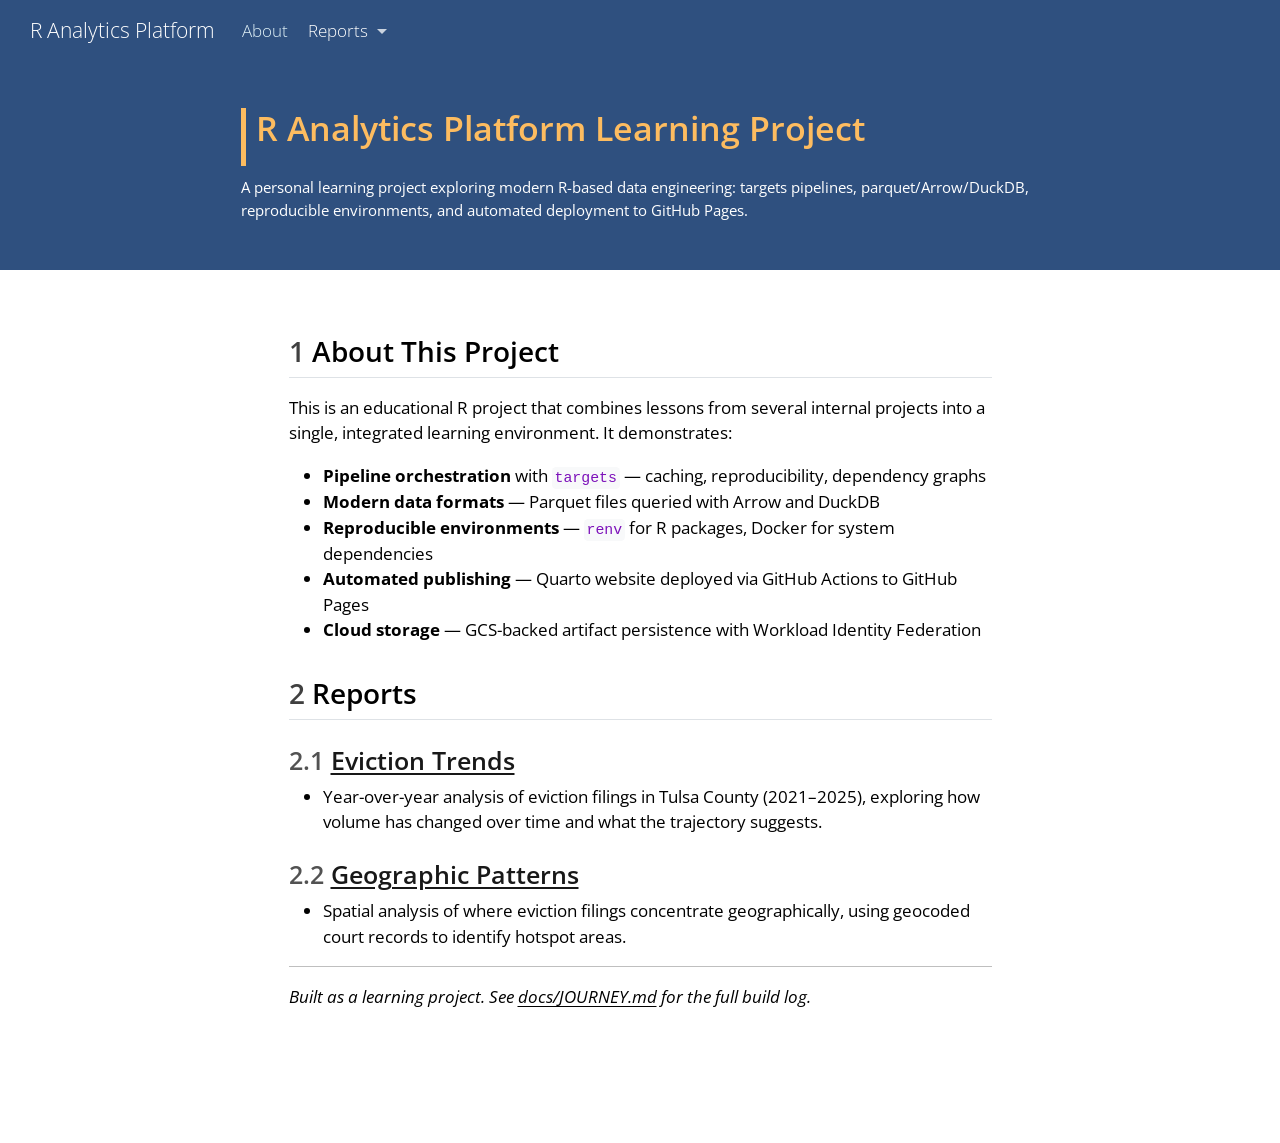
<file: index.html>
<!DOCTYPE html>
<html xmlns="http://www.w3.org/1999/xhtml" lang="en" xml:lang="en"><head>

<meta charset="utf-8">
<meta name="generator" content="quarto-1.5.57">

<meta name="viewport" content="width=device-width, initial-scale=1.0, user-scalable=yes">

<meta name="description" content="A personal learning project exploring modern R-based data engineering: targets pipelines, parquet/Arrow/DuckDB, reproducible environments, and automated deployment to GitHub Pages.">

<title>R Analytics Platform Learning Project – R Analytics Platform</title>
<style>
code{white-space: pre-wrap;}
span.smallcaps{font-variant: small-caps;}
div.columns{display: flex; gap: min(4vw, 1.5em);}
div.column{flex: auto; overflow-x: auto;}
div.hanging-indent{margin-left: 1.5em; text-indent: -1.5em;}
ul.task-list{list-style: none;}
ul.task-list li input[type="checkbox"] {
  width: 0.8em;
  margin: 0 0.8em 0.2em -1em; /* quarto-specific, see https://github.com/quarto-dev/quarto-cli/issues/4556 */ 
  vertical-align: middle;
}
</style>


<script src="site_libs/quarto-nav/quarto-nav.js"></script>
<script src="site_libs/quarto-nav/headroom.min.js"></script>
<script src="site_libs/clipboard/clipboard.min.js"></script>
<script src="site_libs/quarto-html/quarto.js"></script>
<script src="site_libs/quarto-html/popper.min.js"></script>
<script src="site_libs/quarto-html/tippy.umd.min.js"></script>
<script src="site_libs/quarto-html/anchor.min.js"></script>
<link href="site_libs/quarto-html/tippy.css" rel="stylesheet">
<link href="site_libs/quarto-html/quarto-syntax-highlighting.css" rel="stylesheet" id="quarto-text-highlighting-styles">
<script src="site_libs/bootstrap/bootstrap.min.js"></script>
<link href="site_libs/bootstrap/bootstrap-icons.css" rel="stylesheet">
<link href="site_libs/bootstrap/bootstrap.min.css" rel="stylesheet" id="quarto-bootstrap" data-mode="light">
<script id="quarto-search-options" type="application/json">{
  "language": {
    "search-no-results-text": "No results",
    "search-matching-documents-text": "matching documents",
    "search-copy-link-title": "Copy link to search",
    "search-hide-matches-text": "Hide additional matches",
    "search-more-match-text": "more match in this document",
    "search-more-matches-text": "more matches in this document",
    "search-clear-button-title": "Clear",
    "search-text-placeholder": "",
    "search-detached-cancel-button-title": "Cancel",
    "search-submit-button-title": "Submit",
    "search-label": "Search"
  }
}</script>
<style>html{ scroll-behavior: smooth; }</style>
<style>

      .quarto-title-block .quarto-title-banner h1,
      .quarto-title-block .quarto-title-banner h2,
      .quarto-title-block .quarto-title-banner h3,
      .quarto-title-block .quarto-title-banner h4,
      .quarto-title-block .quarto-title-banner h5,
      .quarto-title-block .quarto-title-banner h6
      {
        color: white;
      }

      .quarto-title-block .quarto-title-banner {
        color: white;
background: #2f507f;
      }
</style>


</head>

<body class="nav-fixed fullcontent">

<div id="quarto-search-results"></div>
  <header id="quarto-header" class="headroom fixed-top quarto-banner">
    <nav class="navbar navbar-expand-lg " data-bs-theme="dark">
      <div class="navbar-container container-fluid">
      <div class="navbar-brand-container mx-auto">
    <a class="navbar-brand" href="./index.html">
    <span class="navbar-title">R Analytics Platform</span>
    </a>
  </div>
          <button class="navbar-toggler" type="button" data-bs-toggle="collapse" data-bs-target="#navbarCollapse" aria-controls="navbarCollapse" role="menu" aria-expanded="false" aria-label="Toggle navigation" onclick="if (window.quartoToggleHeadroom) { window.quartoToggleHeadroom(); }">
  <span class="navbar-toggler-icon"></span>
</button>
          <div class="collapse navbar-collapse" id="navbarCollapse">
            <ul class="navbar-nav navbar-nav-scroll me-auto">
  <li class="nav-item">
    <a class="nav-link active" href="./index.html" aria-current="page"> 
<span class="menu-text">About</span></a>
  </li>  
  <li class="nav-item dropdown ">
    <a class="nav-link dropdown-toggle" href="#" id="nav-menu-reports" role="link" data-bs-toggle="dropdown" aria-expanded="false">
 <span class="menu-text">Reports</span>
    </a>
    <ul class="dropdown-menu" aria-labelledby="nav-menu-reports">    
        <li>
    <a class="dropdown-item" href="./reports/eviction-trends/index.html">
 <span class="dropdown-text">Eviction Trends</span></a>
  </li>  
        <li>
    <a class="dropdown-item" href="./reports/geographic-patterns/index.html">
 <span class="dropdown-text">Geographic Patterns</span></a>
  </li>  
    </ul>
  </li>
</ul>
          </div> <!-- /navcollapse -->
            <div class="quarto-navbar-tools">
</div>
      </div> <!-- /container-fluid -->
    </nav>
</header>
<!-- content -->
<header id="title-block-header" class="quarto-title-block default page-columns page-full">
  <div class="quarto-title-banner page-columns page-full">
    
    <div class="page-columns page-full">
      
    <div class="quarto-title column-body">
        
      <div class="quarto-title title-subtitle-div">
        <h1 class="title"><p>R Analytics Platform Learning Project</p></h1>
                </div>
      </div>
      
            <div>
        <div class="description">
          <p>A personal learning project exploring modern R-based data engineering: targets pipelines, parquet/Arrow/DuckDB, reproducible environments, and automated deployment to GitHub Pages.</p>
        </div>
      </div>
                </div>
  </div>
    
  
  <div class="quarto-title-meta">

      
    
      
    </div>
    
  
  </header><div id="quarto-content" class="quarto-container page-columns page-rows-contents page-layout-article page-navbar">
<!-- sidebar -->
<!-- margin-sidebar -->
    
<!-- main -->
<main class="content quarto-banner-title-block" id="quarto-document-content">




<section id="about-this-project" class="level2" data-number="1">
<h2 data-number="1" class="anchored" data-anchor-id="about-this-project"><span class="header-section-number">1</span> About This Project</h2>
<p>This is an educational R project that combines lessons from several internal projects into a single, integrated learning environment. It demonstrates:</p>
<ul>
<li><strong>Pipeline orchestration</strong> with <code>targets</code> — caching, reproducibility, dependency graphs</li>
<li><strong>Modern data formats</strong> — Parquet files queried with Arrow and DuckDB</li>
<li><strong>Reproducible environments</strong> — <code>renv</code> for R packages, Docker for system dependencies</li>
<li><strong>Automated publishing</strong> — Quarto website deployed via GitHub Actions to GitHub Pages</li>
<li><strong>Cloud storage</strong> — GCS-backed artifact persistence with Workload Identity Federation</li>
</ul>
</section>
<section id="reports" class="level2" data-number="2">
<h2 data-number="2" class="anchored" data-anchor-id="reports"><span class="header-section-number">2</span> Reports</h2>
<section id="eviction-trends" class="level3" data-number="2.1">
<h3 data-number="2.1" class="anchored" data-anchor-id="eviction-trends"><span class="header-section-number">2.1</span> <a href="./reports/eviction-trends/index.html">Eviction Trends</a></h3>
<ul>
<li>Year-over-year analysis of eviction filings in Tulsa County (2021–2025), exploring how volume has changed over time and what the trajectory suggests.</li>
</ul>
</section>
<section id="geographic-patterns" class="level3" data-number="2.2">
<h3 data-number="2.2" class="anchored" data-anchor-id="geographic-patterns"><span class="header-section-number">2.2</span> <a href="./reports/geographic-patterns/index.html">Geographic Patterns</a></h3>
<ul>
<li>Spatial analysis of where eviction filings concentrate geographically, using geocoded court records to identify hotspot areas.</li>
</ul>
<hr>
<p><em>Built as a learning project. See <a href="docs/JOURNEY.md">docs/JOURNEY.md</a> for the full build log.</em></p>


</section>
</section>

</main> <!-- /main -->
<script id="quarto-html-after-body" type="application/javascript">
window.document.addEventListener("DOMContentLoaded", function (event) {
  const toggleBodyColorMode = (bsSheetEl) => {
    const mode = bsSheetEl.getAttribute("data-mode");
    const bodyEl = window.document.querySelector("body");
    if (mode === "dark") {
      bodyEl.classList.add("quarto-dark");
      bodyEl.classList.remove("quarto-light");
    } else {
      bodyEl.classList.add("quarto-light");
      bodyEl.classList.remove("quarto-dark");
    }
  }
  const toggleBodyColorPrimary = () => {
    const bsSheetEl = window.document.querySelector("link#quarto-bootstrap");
    if (bsSheetEl) {
      toggleBodyColorMode(bsSheetEl);
    }
  }
  toggleBodyColorPrimary();  
  const icon = "";
  const anchorJS = new window.AnchorJS();
  anchorJS.options = {
    placement: 'right',
    icon: icon
  };
  anchorJS.add('.anchored');
  const isCodeAnnotation = (el) => {
    for (const clz of el.classList) {
      if (clz.startsWith('code-annotation-')) {                     
        return true;
      }
    }
    return false;
  }
  const onCopySuccess = function(e) {
    // button target
    const button = e.trigger;
    // don't keep focus
    button.blur();
    // flash "checked"
    button.classList.add('code-copy-button-checked');
    var currentTitle = button.getAttribute("title");
    button.setAttribute("title", "Copied!");
    let tooltip;
    if (window.bootstrap) {
      button.setAttribute("data-bs-toggle", "tooltip");
      button.setAttribute("data-bs-placement", "left");
      button.setAttribute("data-bs-title", "Copied!");
      tooltip = new bootstrap.Tooltip(button, 
        { trigger: "manual", 
          customClass: "code-copy-button-tooltip",
          offset: [0, -8]});
      tooltip.show();    
    }
    setTimeout(function() {
      if (tooltip) {
        tooltip.hide();
        button.removeAttribute("data-bs-title");
        button.removeAttribute("data-bs-toggle");
        button.removeAttribute("data-bs-placement");
      }
      button.setAttribute("title", currentTitle);
      button.classList.remove('code-copy-button-checked');
    }, 1000);
    // clear code selection
    e.clearSelection();
  }
  const getTextToCopy = function(trigger) {
      const codeEl = trigger.previousElementSibling.cloneNode(true);
      for (const childEl of codeEl.children) {
        if (isCodeAnnotation(childEl)) {
          childEl.remove();
        }
      }
      return codeEl.innerText;
  }
  const clipboard = new window.ClipboardJS('.code-copy-button:not([data-in-quarto-modal])', {
    text: getTextToCopy
  });
  clipboard.on('success', onCopySuccess);
  if (window.document.getElementById('quarto-embedded-source-code-modal')) {
    // For code content inside modals, clipBoardJS needs to be initialized with a container option
    // TODO: Check when it could be a function (https://github.com/zenorocha/clipboard.js/issues/860)
    const clipboardModal = new window.ClipboardJS('.code-copy-button[data-in-quarto-modal]', {
      text: getTextToCopy,
      container: window.document.getElementById('quarto-embedded-source-code-modal')
    });
    clipboardModal.on('success', onCopySuccess);
  }
    var localhostRegex = new RegExp(/^(?:http|https):\/\/localhost\:?[0-9]*\//);
    var mailtoRegex = new RegExp(/^mailto:/);
      var filterRegex = new RegExp("https:\/\/spindouken\.github\.io\/reproducibilitronicus\/");
    var isInternal = (href) => {
        return filterRegex.test(href) || localhostRegex.test(href) || mailtoRegex.test(href);
    }
    // Inspect non-navigation links and adorn them if external
 	var links = window.document.querySelectorAll('a[href]:not(.nav-link):not(.navbar-brand):not(.toc-action):not(.sidebar-link):not(.sidebar-item-toggle):not(.pagination-link):not(.no-external):not([aria-hidden]):not(.dropdown-item):not(.quarto-navigation-tool):not(.about-link)');
    for (var i=0; i<links.length; i++) {
      const link = links[i];
      if (!isInternal(link.href)) {
        // undo the damage that might have been done by quarto-nav.js in the case of
        // links that we want to consider external
        if (link.dataset.originalHref !== undefined) {
          link.href = link.dataset.originalHref;
        }
      }
    }
  function tippyHover(el, contentFn, onTriggerFn, onUntriggerFn) {
    const config = {
      allowHTML: true,
      maxWidth: 500,
      delay: 100,
      arrow: false,
      appendTo: function(el) {
          return el.parentElement;
      },
      interactive: true,
      interactiveBorder: 10,
      theme: 'quarto',
      placement: 'bottom-start',
    };
    if (contentFn) {
      config.content = contentFn;
    }
    if (onTriggerFn) {
      config.onTrigger = onTriggerFn;
    }
    if (onUntriggerFn) {
      config.onUntrigger = onUntriggerFn;
    }
    window.tippy(el, config); 
  }
  const noterefs = window.document.querySelectorAll('a[role="doc-noteref"]');
  for (var i=0; i<noterefs.length; i++) {
    const ref = noterefs[i];
    tippyHover(ref, function() {
      // use id or data attribute instead here
      let href = ref.getAttribute('data-footnote-href') || ref.getAttribute('href');
      try { href = new URL(href).hash; } catch {}
      const id = href.replace(/^#\/?/, "");
      const note = window.document.getElementById(id);
      if (note) {
        return note.innerHTML;
      } else {
        return "";
      }
    });
  }
  const xrefs = window.document.querySelectorAll('a.quarto-xref');
  const processXRef = (id, note) => {
    // Strip column container classes
    const stripColumnClz = (el) => {
      el.classList.remove("page-full", "page-columns");
      if (el.children) {
        for (const child of el.children) {
          stripColumnClz(child);
        }
      }
    }
    stripColumnClz(note)
    if (id === null || id.startsWith('sec-')) {
      // Special case sections, only their first couple elements
      const container = document.createElement("div");
      if (note.children && note.children.length > 2) {
        container.appendChild(note.children[0].cloneNode(true));
        for (let i = 1; i < note.children.length; i++) {
          const child = note.children[i];
          if (child.tagName === "P" && child.innerText === "") {
            continue;
          } else {
            container.appendChild(child.cloneNode(true));
            break;
          }
        }
        if (window.Quarto?.typesetMath) {
          window.Quarto.typesetMath(container);
        }
        return container.innerHTML
      } else {
        if (window.Quarto?.typesetMath) {
          window.Quarto.typesetMath(note);
        }
        return note.innerHTML;
      }
    } else {
      // Remove any anchor links if they are present
      const anchorLink = note.querySelector('a.anchorjs-link');
      if (anchorLink) {
        anchorLink.remove();
      }
      if (window.Quarto?.typesetMath) {
        window.Quarto.typesetMath(note);
      }
      // TODO in 1.5, we should make sure this works without a callout special case
      if (note.classList.contains("callout")) {
        return note.outerHTML;
      } else {
        return note.innerHTML;
      }
    }
  }
  for (var i=0; i<xrefs.length; i++) {
    const xref = xrefs[i];
    tippyHover(xref, undefined, function(instance) {
      instance.disable();
      let url = xref.getAttribute('href');
      let hash = undefined; 
      if (url.startsWith('#')) {
        hash = url;
      } else {
        try { hash = new URL(url).hash; } catch {}
      }
      if (hash) {
        const id = hash.replace(/^#\/?/, "");
        const note = window.document.getElementById(id);
        if (note !== null) {
          try {
            const html = processXRef(id, note.cloneNode(true));
            instance.setContent(html);
          } finally {
            instance.enable();
            instance.show();
          }
        } else {
          // See if we can fetch this
          fetch(url.split('#')[0])
          .then(res => res.text())
          .then(html => {
            const parser = new DOMParser();
            const htmlDoc = parser.parseFromString(html, "text/html");
            const note = htmlDoc.getElementById(id);
            if (note !== null) {
              const html = processXRef(id, note);
              instance.setContent(html);
            } 
          }).finally(() => {
            instance.enable();
            instance.show();
          });
        }
      } else {
        // See if we can fetch a full url (with no hash to target)
        // This is a special case and we should probably do some content thinning / targeting
        fetch(url)
        .then(res => res.text())
        .then(html => {
          const parser = new DOMParser();
          const htmlDoc = parser.parseFromString(html, "text/html");
          const note = htmlDoc.querySelector('main.content');
          if (note !== null) {
            // This should only happen for chapter cross references
            // (since there is no id in the URL)
            // remove the first header
            if (note.children.length > 0 && note.children[0].tagName === "HEADER") {
              note.children[0].remove();
            }
            const html = processXRef(null, note);
            instance.setContent(html);
          } 
        }).finally(() => {
          instance.enable();
          instance.show();
        });
      }
    }, function(instance) {
    });
  }
      let selectedAnnoteEl;
      const selectorForAnnotation = ( cell, annotation) => {
        let cellAttr = 'data-code-cell="' + cell + '"';
        let lineAttr = 'data-code-annotation="' +  annotation + '"';
        const selector = 'span[' + cellAttr + '][' + lineAttr + ']';
        return selector;
      }
      const selectCodeLines = (annoteEl) => {
        const doc = window.document;
        const targetCell = annoteEl.getAttribute("data-target-cell");
        const targetAnnotation = annoteEl.getAttribute("data-target-annotation");
        const annoteSpan = window.document.querySelector(selectorForAnnotation(targetCell, targetAnnotation));
        const lines = annoteSpan.getAttribute("data-code-lines").split(",");
        const lineIds = lines.map((line) => {
          return targetCell + "-" + line;
        })
        let top = null;
        let height = null;
        let parent = null;
        if (lineIds.length > 0) {
            //compute the position of the single el (top and bottom and make a div)
            const el = window.document.getElementById(lineIds[0]);
            top = el.offsetTop;
            height = el.offsetHeight;
            parent = el.parentElement.parentElement;
          if (lineIds.length > 1) {
            const lastEl = window.document.getElementById(lineIds[lineIds.length - 1]);
            const bottom = lastEl.offsetTop + lastEl.offsetHeight;
            height = bottom - top;
          }
          if (top !== null && height !== null && parent !== null) {
            // cook up a div (if necessary) and position it 
            let div = window.document.getElementById("code-annotation-line-highlight");
            if (div === null) {
              div = window.document.createElement("div");
              div.setAttribute("id", "code-annotation-line-highlight");
              div.style.position = 'absolute';
              parent.appendChild(div);
            }
            div.style.top = top - 2 + "px";
            div.style.height = height + 4 + "px";
            div.style.left = 0;
            let gutterDiv = window.document.getElementById("code-annotation-line-highlight-gutter");
            if (gutterDiv === null) {
              gutterDiv = window.document.createElement("div");
              gutterDiv.setAttribute("id", "code-annotation-line-highlight-gutter");
              gutterDiv.style.position = 'absolute';
              const codeCell = window.document.getElementById(targetCell);
              const gutter = codeCell.querySelector('.code-annotation-gutter');
              gutter.appendChild(gutterDiv);
            }
            gutterDiv.style.top = top - 2 + "px";
            gutterDiv.style.height = height + 4 + "px";
          }
          selectedAnnoteEl = annoteEl;
        }
      };
      const unselectCodeLines = () => {
        const elementsIds = ["code-annotation-line-highlight", "code-annotation-line-highlight-gutter"];
        elementsIds.forEach((elId) => {
          const div = window.document.getElementById(elId);
          if (div) {
            div.remove();
          }
        });
        selectedAnnoteEl = undefined;
      };
        // Handle positioning of the toggle
    window.addEventListener(
      "resize",
      throttle(() => {
        elRect = undefined;
        if (selectedAnnoteEl) {
          selectCodeLines(selectedAnnoteEl);
        }
      }, 10)
    );
    function throttle(fn, ms) {
    let throttle = false;
    let timer;
      return (...args) => {
        if(!throttle) { // first call gets through
            fn.apply(this, args);
            throttle = true;
        } else { // all the others get throttled
            if(timer) clearTimeout(timer); // cancel #2
            timer = setTimeout(() => {
              fn.apply(this, args);
              timer = throttle = false;
            }, ms);
        }
      };
    }
      // Attach click handler to the DT
      const annoteDls = window.document.querySelectorAll('dt[data-target-cell]');
      for (const annoteDlNode of annoteDls) {
        annoteDlNode.addEventListener('click', (event) => {
          const clickedEl = event.target;
          if (clickedEl !== selectedAnnoteEl) {
            unselectCodeLines();
            const activeEl = window.document.querySelector('dt[data-target-cell].code-annotation-active');
            if (activeEl) {
              activeEl.classList.remove('code-annotation-active');
            }
            selectCodeLines(clickedEl);
            clickedEl.classList.add('code-annotation-active');
          } else {
            // Unselect the line
            unselectCodeLines();
            clickedEl.classList.remove('code-annotation-active');
          }
        });
      }
  const findCites = (el) => {
    const parentEl = el.parentElement;
    if (parentEl) {
      const cites = parentEl.dataset.cites;
      if (cites) {
        return {
          el,
          cites: cites.split(' ')
        };
      } else {
        return findCites(el.parentElement)
      }
    } else {
      return undefined;
    }
  };
  var bibliorefs = window.document.querySelectorAll('a[role="doc-biblioref"]');
  for (var i=0; i<bibliorefs.length; i++) {
    const ref = bibliorefs[i];
    const citeInfo = findCites(ref);
    if (citeInfo) {
      tippyHover(citeInfo.el, function() {
        var popup = window.document.createElement('div');
        citeInfo.cites.forEach(function(cite) {
          var citeDiv = window.document.createElement('div');
          citeDiv.classList.add('hanging-indent');
          citeDiv.classList.add('csl-entry');
          var biblioDiv = window.document.getElementById('ref-' + cite);
          if (biblioDiv) {
            citeDiv.innerHTML = biblioDiv.innerHTML;
          }
          popup.appendChild(citeDiv);
        });
        return popup.innerHTML;
      });
    }
  }
});
</script>
</div> <!-- /content -->




<script src="site_libs/quarto-html/zenscroll-min.js"></script>
</body></html>
</file>
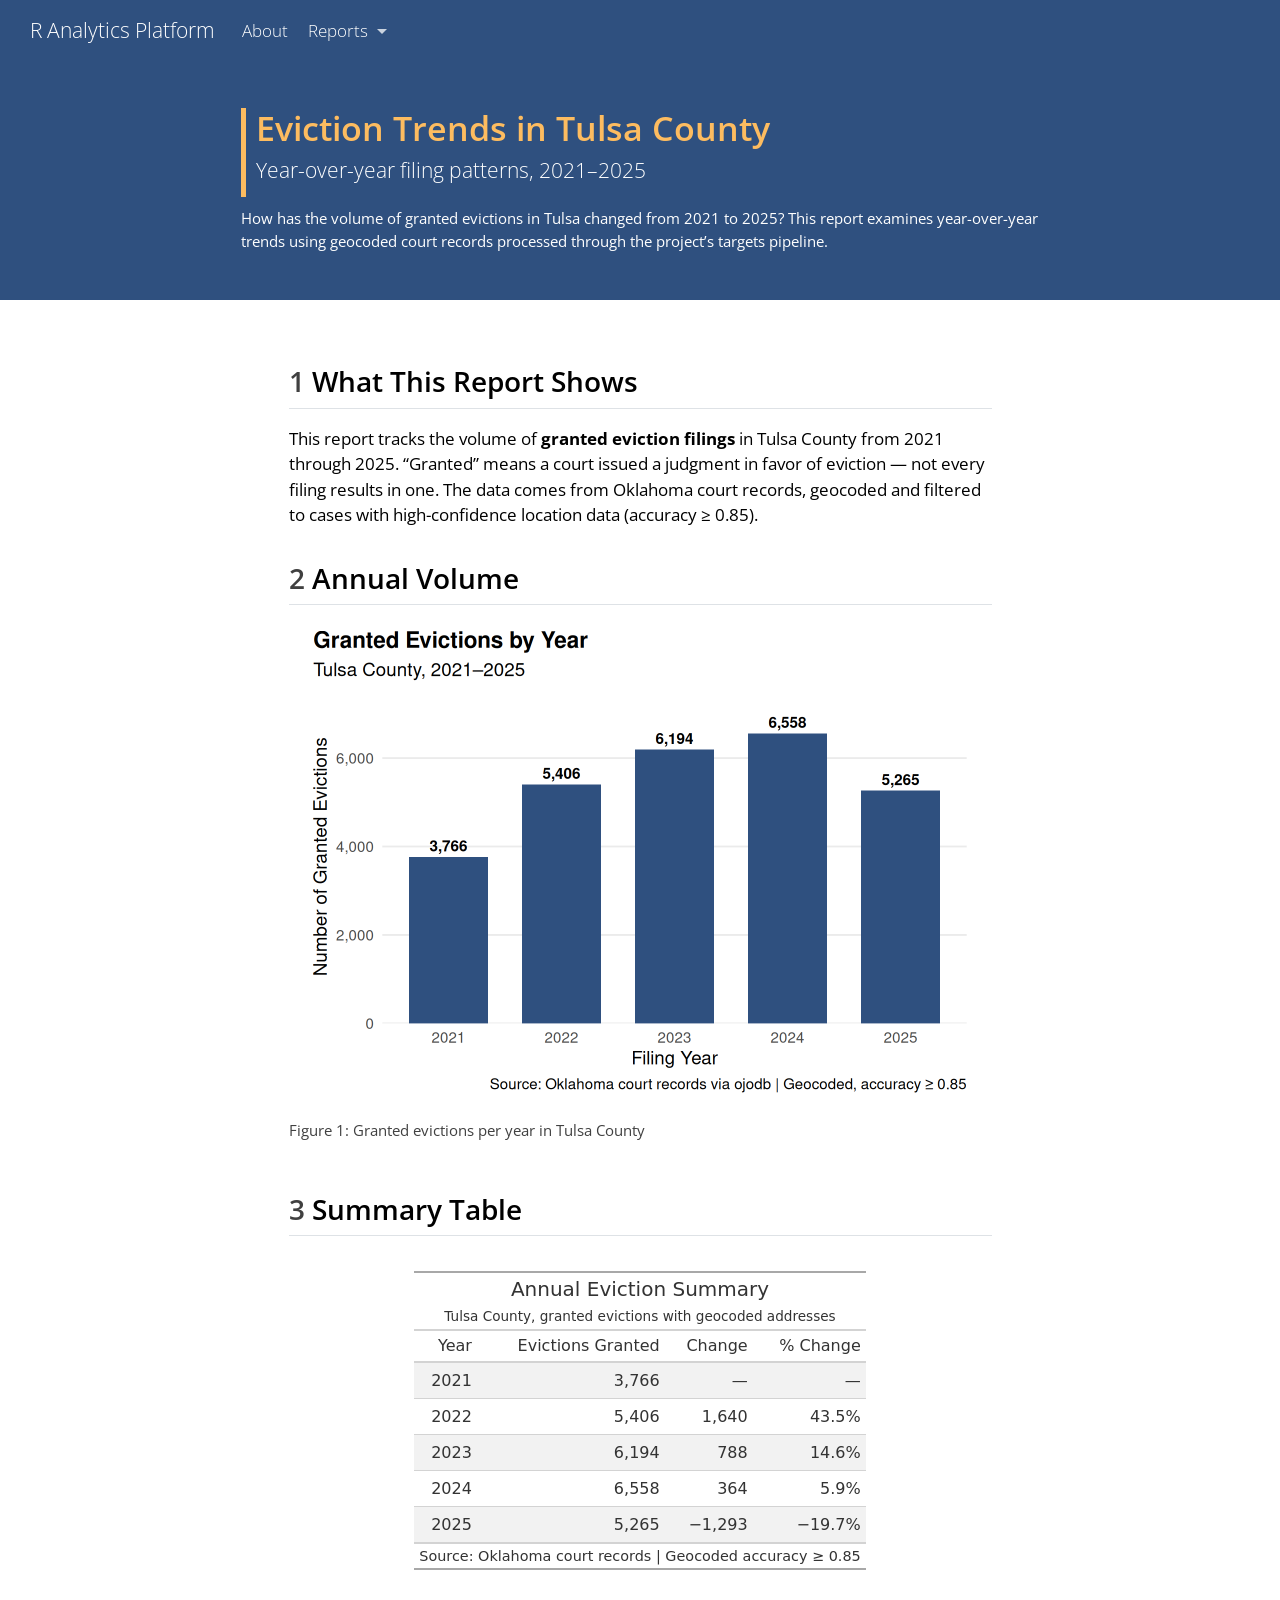
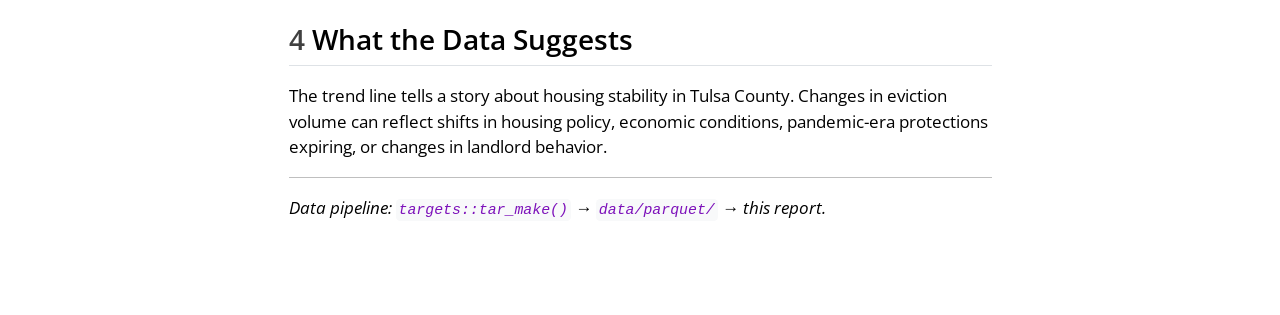
<file: reports/eviction-trends/index.html>
<!DOCTYPE html>
<html xmlns="http://www.w3.org/1999/xhtml" lang="en" xml:lang="en"><head>

<meta charset="utf-8">
<meta name="generator" content="quarto-1.5.57">

<meta name="viewport" content="width=device-width, initial-scale=1.0, user-scalable=yes">

<meta name="description" content="How has the volume of granted evictions in Tulsa changed from 2021 to 2025? This report examines year-over-year trends using geocoded court records processed through the project’s targets pipeline.">

<title>Eviction Trends in Tulsa County – R Analytics Platform</title>
<style>
code{white-space: pre-wrap;}
span.smallcaps{font-variant: small-caps;}
div.columns{display: flex; gap: min(4vw, 1.5em);}
div.column{flex: auto; overflow-x: auto;}
div.hanging-indent{margin-left: 1.5em; text-indent: -1.5em;}
ul.task-list{list-style: none;}
ul.task-list li input[type="checkbox"] {
  width: 0.8em;
  margin: 0 0.8em 0.2em -1em; /* quarto-specific, see https://github.com/quarto-dev/quarto-cli/issues/4556 */ 
  vertical-align: middle;
}
</style>


<script src="../../site_libs/quarto-nav/quarto-nav.js"></script>
<script src="../../site_libs/quarto-nav/headroom.min.js"></script>
<script src="../../site_libs/clipboard/clipboard.min.js"></script>
<script src="../../site_libs/quarto-html/quarto.js"></script>
<script src="../../site_libs/quarto-html/popper.min.js"></script>
<script src="../../site_libs/quarto-html/tippy.umd.min.js"></script>
<script src="../../site_libs/quarto-html/anchor.min.js"></script>
<link href="../../site_libs/quarto-html/tippy.css" rel="stylesheet">
<link href="../../site_libs/quarto-html/quarto-syntax-highlighting.css" rel="stylesheet" id="quarto-text-highlighting-styles">
<script src="../../site_libs/bootstrap/bootstrap.min.js"></script>
<link href="../../site_libs/bootstrap/bootstrap-icons.css" rel="stylesheet">
<link href="../../site_libs/bootstrap/bootstrap.min.css" rel="stylesheet" id="quarto-bootstrap" data-mode="light">
<script id="quarto-search-options" type="application/json">{
  "language": {
    "search-no-results-text": "No results",
    "search-matching-documents-text": "matching documents",
    "search-copy-link-title": "Copy link to search",
    "search-hide-matches-text": "Hide additional matches",
    "search-more-match-text": "more match in this document",
    "search-more-matches-text": "more matches in this document",
    "search-clear-button-title": "Clear",
    "search-text-placeholder": "",
    "search-detached-cancel-button-title": "Cancel",
    "search-submit-button-title": "Submit",
    "search-label": "Search"
  }
}</script>
<style>html{ scroll-behavior: smooth; }</style>
<style>

      .quarto-title-block .quarto-title-banner h1,
      .quarto-title-block .quarto-title-banner h2,
      .quarto-title-block .quarto-title-banner h3,
      .quarto-title-block .quarto-title-banner h4,
      .quarto-title-block .quarto-title-banner h5,
      .quarto-title-block .quarto-title-banner h6
      {
        color: white;
      }

      .quarto-title-block .quarto-title-banner {
        color: white;
background: #2f507f;
      }
</style>


</head>

<body class="nav-fixed fullcontent">

<div id="quarto-search-results"></div>
  <header id="quarto-header" class="headroom fixed-top quarto-banner">
    <nav class="navbar navbar-expand-lg " data-bs-theme="dark">
      <div class="navbar-container container-fluid">
      <div class="navbar-brand-container mx-auto">
    <a class="navbar-brand" href="../../index.html">
    <span class="navbar-title">R Analytics Platform</span>
    </a>
  </div>
          <button class="navbar-toggler" type="button" data-bs-toggle="collapse" data-bs-target="#navbarCollapse" aria-controls="navbarCollapse" role="menu" aria-expanded="false" aria-label="Toggle navigation" onclick="if (window.quartoToggleHeadroom) { window.quartoToggleHeadroom(); }">
  <span class="navbar-toggler-icon"></span>
</button>
          <div class="collapse navbar-collapse" id="navbarCollapse">
            <ul class="navbar-nav navbar-nav-scroll me-auto">
  <li class="nav-item">
    <a class="nav-link" href="../../index.html"> 
<span class="menu-text">About</span></a>
  </li>  
  <li class="nav-item dropdown ">
    <a class="nav-link dropdown-toggle" href="#" id="nav-menu-reports" role="link" data-bs-toggle="dropdown" aria-expanded="false">
 <span class="menu-text">Reports</span>
    </a>
    <ul class="dropdown-menu" aria-labelledby="nav-menu-reports">    
        <li>
    <a class="dropdown-item" href="../../reports/eviction-trends/index.html">
 <span class="dropdown-text">Eviction Trends</span></a>
  </li>  
        <li>
    <a class="dropdown-item" href="../../reports/geographic-patterns/index.html">
 <span class="dropdown-text">Geographic Patterns</span></a>
  </li>  
    </ul>
  </li>
</ul>
          </div> <!-- /navcollapse -->
            <div class="quarto-navbar-tools">
</div>
      </div> <!-- /container-fluid -->
    </nav>
</header>
<!-- content -->
<header id="title-block-header" class="quarto-title-block default page-columns page-full">
  <div class="quarto-title-banner page-columns page-full">
    
    <div class="page-columns page-full">
      
    <div class="quarto-title column-body">
        
      <div class="quarto-title title-subtitle-div">
        <h1 class="title">Eviction Trends in Tulsa County</h1>
                <p class="subtitle lead">Year-over-year filing patterns, 2021–2025</p>
                </div>
      </div>
      
            <div>
        <div class="description">
          <p>How has the volume of granted evictions in Tulsa changed from 2021 to 2025? This report examines year-over-year trends using geocoded court records processed through the project’s targets pipeline.</p>
        </div>
      </div>
                </div>
  </div>
    
  
  <div class="quarto-title-meta">

      
    
      
    </div>
    
  
  </header><div id="quarto-content" class="quarto-container page-columns page-rows-contents page-layout-article page-navbar">
<!-- sidebar -->
<!-- margin-sidebar -->
    
<!-- main -->
<main class="content quarto-banner-title-block" id="quarto-document-content">




<section id="what-this-report-shows" class="level2" data-number="1">
<h2 data-number="1" class="anchored" data-anchor-id="what-this-report-shows"><span class="header-section-number">1</span> What This Report Shows</h2>
<p>This report tracks the volume of <strong>granted eviction filings</strong> in Tulsa County from 2021 through 2025. “Granted” means a court issued a judgment in favor of eviction — not every filing results in one. The data comes from Oklahoma court records, geocoded and filtered to cases with high-confidence location data (accuracy ≥ 0.85).</p>
</section>
<section id="annual-volume" class="level2" data-number="2">
<h2 data-number="2" class="anchored" data-anchor-id="annual-volume"><span class="header-section-number">2</span> Annual Volume</h2>
<div class="cell" data-layout-align="center">
<div class="cell-output-display">
<div id="fig-annual-volume" class="quarto-float quarto-figure quarto-figure-center anchored" data-fig-align="center">
<figure class="quarto-float quarto-float-fig figure">
<div aria-describedby="fig-annual-volume-caption-0ceaefa1-69ba-4598-a22c-09a6ac19f8ca">
<img src="index_files/figure-html/fig-annual-volume-1.png" class="img-fluid quarto-figure quarto-figure-center figure-img" width="672">
</div>
<figcaption class="quarto-float-caption-bottom quarto-float-caption quarto-float-fig" id="fig-annual-volume-caption-0ceaefa1-69ba-4598-a22c-09a6ac19f8ca">
Figure&nbsp;1: Granted evictions per year in Tulsa County
</figcaption>
</figure>
</div>
</div>
</div>
</section>
<section id="summary-table" class="level2" data-number="3">
<h2 data-number="3" class="anchored" data-anchor-id="summary-table"><span class="header-section-number">3</span> Summary Table</h2>
<div id="tbl-annual-summary" class="cell anchored" data-layout-align="center">
<div class="cell-output-display">
<div id="kyeiewngko" style="padding-left:0px;padding-right:0px;padding-top:10px;padding-bottom:10px;overflow-x:auto;overflow-y:auto;width:auto;height:auto;">
<style>#kyeiewngko table {
  font-family: system-ui, 'Segoe UI', Roboto, Helvetica, Arial, sans-serif, 'Apple Color Emoji', 'Segoe UI Emoji', 'Segoe UI Symbol', 'Noto Color Emoji';
  -webkit-font-smoothing: antialiased;
  -moz-osx-font-smoothing: grayscale;
}

#kyeiewngko thead, #kyeiewngko tbody, #kyeiewngko tfoot, #kyeiewngko tr, #kyeiewngko td, #kyeiewngko th {
  border-style: none;
}

#kyeiewngko p {
  margin: 0;
  padding: 0;
}

#kyeiewngko .gt_table {
  display: table;
  border-collapse: collapse;
  line-height: normal;
  margin-left: auto;
  margin-right: auto;
  color: #333333;
  font-size: 16px;
  font-weight: normal;
  font-style: normal;
  background-color: #FFFFFF;
  width: auto;
  border-top-style: solid;
  border-top-width: 2px;
  border-top-color: #A8A8A8;
  border-right-style: none;
  border-right-width: 2px;
  border-right-color: #D3D3D3;
  border-bottom-style: solid;
  border-bottom-width: 2px;
  border-bottom-color: #A8A8A8;
  border-left-style: none;
  border-left-width: 2px;
  border-left-color: #D3D3D3;
}

#kyeiewngko .gt_caption {
  padding-top: 4px;
  padding-bottom: 4px;
}

#kyeiewngko .gt_title {
  color: #333333;
  font-size: 125%;
  font-weight: initial;
  padding-top: 4px;
  padding-bottom: 4px;
  padding-left: 5px;
  padding-right: 5px;
  border-bottom-color: #FFFFFF;
  border-bottom-width: 0;
}

#kyeiewngko .gt_subtitle {
  color: #333333;
  font-size: 85%;
  font-weight: initial;
  padding-top: 3px;
  padding-bottom: 5px;
  padding-left: 5px;
  padding-right: 5px;
  border-top-color: #FFFFFF;
  border-top-width: 0;
}

#kyeiewngko .gt_heading {
  background-color: #FFFFFF;
  text-align: center;
  border-bottom-color: #FFFFFF;
  border-left-style: none;
  border-left-width: 1px;
  border-left-color: #D3D3D3;
  border-right-style: none;
  border-right-width: 1px;
  border-right-color: #D3D3D3;
}

#kyeiewngko .gt_bottom_border {
  border-bottom-style: solid;
  border-bottom-width: 2px;
  border-bottom-color: #D3D3D3;
}

#kyeiewngko .gt_col_headings {
  border-top-style: solid;
  border-top-width: 2px;
  border-top-color: #D3D3D3;
  border-bottom-style: solid;
  border-bottom-width: 2px;
  border-bottom-color: #D3D3D3;
  border-left-style: none;
  border-left-width: 1px;
  border-left-color: #D3D3D3;
  border-right-style: none;
  border-right-width: 1px;
  border-right-color: #D3D3D3;
}

#kyeiewngko .gt_col_heading {
  color: #333333;
  background-color: #FFFFFF;
  font-size: 100%;
  font-weight: normal;
  text-transform: inherit;
  border-left-style: none;
  border-left-width: 1px;
  border-left-color: #D3D3D3;
  border-right-style: none;
  border-right-width: 1px;
  border-right-color: #D3D3D3;
  vertical-align: bottom;
  padding-top: 5px;
  padding-bottom: 6px;
  padding-left: 5px;
  padding-right: 5px;
  overflow-x: hidden;
}

#kyeiewngko .gt_column_spanner_outer {
  color: #333333;
  background-color: #FFFFFF;
  font-size: 100%;
  font-weight: normal;
  text-transform: inherit;
  padding-top: 0;
  padding-bottom: 0;
  padding-left: 4px;
  padding-right: 4px;
}

#kyeiewngko .gt_column_spanner_outer:first-child {
  padding-left: 0;
}

#kyeiewngko .gt_column_spanner_outer:last-child {
  padding-right: 0;
}

#kyeiewngko .gt_column_spanner {
  border-bottom-style: solid;
  border-bottom-width: 2px;
  border-bottom-color: #D3D3D3;
  vertical-align: bottom;
  padding-top: 5px;
  padding-bottom: 5px;
  overflow-x: hidden;
  display: inline-block;
  width: 100%;
}

#kyeiewngko .gt_spanner_row {
  border-bottom-style: hidden;
}

#kyeiewngko .gt_group_heading {
  padding-top: 8px;
  padding-bottom: 8px;
  padding-left: 5px;
  padding-right: 5px;
  color: #333333;
  background-color: #FFFFFF;
  font-size: 100%;
  font-weight: initial;
  text-transform: inherit;
  border-top-style: solid;
  border-top-width: 2px;
  border-top-color: #D3D3D3;
  border-bottom-style: solid;
  border-bottom-width: 2px;
  border-bottom-color: #D3D3D3;
  border-left-style: none;
  border-left-width: 1px;
  border-left-color: #D3D3D3;
  border-right-style: none;
  border-right-width: 1px;
  border-right-color: #D3D3D3;
  vertical-align: middle;
  text-align: left;
}

#kyeiewngko .gt_empty_group_heading {
  padding: 0.5px;
  color: #333333;
  background-color: #FFFFFF;
  font-size: 100%;
  font-weight: initial;
  border-top-style: solid;
  border-top-width: 2px;
  border-top-color: #D3D3D3;
  border-bottom-style: solid;
  border-bottom-width: 2px;
  border-bottom-color: #D3D3D3;
  vertical-align: middle;
}

#kyeiewngko .gt_from_md > :first-child {
  margin-top: 0;
}

#kyeiewngko .gt_from_md > :last-child {
  margin-bottom: 0;
}

#kyeiewngko .gt_row {
  padding-top: 8px;
  padding-bottom: 8px;
  padding-left: 5px;
  padding-right: 5px;
  margin: 10px;
  border-top-style: solid;
  border-top-width: 1px;
  border-top-color: #D3D3D3;
  border-left-style: none;
  border-left-width: 1px;
  border-left-color: #D3D3D3;
  border-right-style: none;
  border-right-width: 1px;
  border-right-color: #D3D3D3;
  vertical-align: middle;
  overflow-x: hidden;
}

#kyeiewngko .gt_stub {
  color: #333333;
  background-color: #FFFFFF;
  font-size: 100%;
  font-weight: initial;
  text-transform: inherit;
  border-right-style: solid;
  border-right-width: 2px;
  border-right-color: #D3D3D3;
  padding-left: 5px;
  padding-right: 5px;
}

#kyeiewngko .gt_stub_row_group {
  color: #333333;
  background-color: #FFFFFF;
  font-size: 100%;
  font-weight: initial;
  text-transform: inherit;
  border-right-style: solid;
  border-right-width: 2px;
  border-right-color: #D3D3D3;
  padding-left: 5px;
  padding-right: 5px;
  vertical-align: top;
}

#kyeiewngko .gt_row_group_first td {
  border-top-width: 2px;
}

#kyeiewngko .gt_row_group_first th {
  border-top-width: 2px;
}

#kyeiewngko .gt_summary_row {
  color: #333333;
  background-color: #FFFFFF;
  text-transform: inherit;
  padding-top: 8px;
  padding-bottom: 8px;
  padding-left: 5px;
  padding-right: 5px;
}

#kyeiewngko .gt_first_summary_row {
  border-top-style: solid;
  border-top-color: #D3D3D3;
}

#kyeiewngko .gt_first_summary_row.thick {
  border-top-width: 2px;
}

#kyeiewngko .gt_last_summary_row {
  padding-top: 8px;
  padding-bottom: 8px;
  padding-left: 5px;
  padding-right: 5px;
  border-bottom-style: solid;
  border-bottom-width: 2px;
  border-bottom-color: #D3D3D3;
}

#kyeiewngko .gt_grand_summary_row {
  color: #333333;
  background-color: #FFFFFF;
  text-transform: inherit;
  padding-top: 8px;
  padding-bottom: 8px;
  padding-left: 5px;
  padding-right: 5px;
}

#kyeiewngko .gt_first_grand_summary_row {
  padding-top: 8px;
  padding-bottom: 8px;
  padding-left: 5px;
  padding-right: 5px;
  border-top-style: double;
  border-top-width: 6px;
  border-top-color: #D3D3D3;
}

#kyeiewngko .gt_last_grand_summary_row_top {
  padding-top: 8px;
  padding-bottom: 8px;
  padding-left: 5px;
  padding-right: 5px;
  border-bottom-style: double;
  border-bottom-width: 6px;
  border-bottom-color: #D3D3D3;
}

#kyeiewngko .gt_striped {
  background-color: rgba(128, 128, 128, 0.05);
}

#kyeiewngko .gt_table_body {
  border-top-style: solid;
  border-top-width: 2px;
  border-top-color: #D3D3D3;
  border-bottom-style: solid;
  border-bottom-width: 2px;
  border-bottom-color: #D3D3D3;
}

#kyeiewngko .gt_footnotes {
  color: #333333;
  background-color: #FFFFFF;
  border-bottom-style: none;
  border-bottom-width: 2px;
  border-bottom-color: #D3D3D3;
  border-left-style: none;
  border-left-width: 2px;
  border-left-color: #D3D3D3;
  border-right-style: none;
  border-right-width: 2px;
  border-right-color: #D3D3D3;
}

#kyeiewngko .gt_footnote {
  margin: 0px;
  font-size: 90%;
  padding-top: 4px;
  padding-bottom: 4px;
  padding-left: 5px;
  padding-right: 5px;
}

#kyeiewngko .gt_sourcenotes {
  color: #333333;
  background-color: #FFFFFF;
  border-bottom-style: none;
  border-bottom-width: 2px;
  border-bottom-color: #D3D3D3;
  border-left-style: none;
  border-left-width: 2px;
  border-left-color: #D3D3D3;
  border-right-style: none;
  border-right-width: 2px;
  border-right-color: #D3D3D3;
}

#kyeiewngko .gt_sourcenote {
  font-size: 90%;
  padding-top: 4px;
  padding-bottom: 4px;
  padding-left: 5px;
  padding-right: 5px;
}

#kyeiewngko .gt_left {
  text-align: left;
}

#kyeiewngko .gt_center {
  text-align: center;
}

#kyeiewngko .gt_right {
  text-align: right;
  font-variant-numeric: tabular-nums;
}

#kyeiewngko .gt_font_normal {
  font-weight: normal;
}

#kyeiewngko .gt_font_bold {
  font-weight: bold;
}

#kyeiewngko .gt_font_italic {
  font-style: italic;
}

#kyeiewngko .gt_super {
  font-size: 65%;
}

#kyeiewngko .gt_footnote_marks {
  font-size: 75%;
  vertical-align: 0.4em;
  position: initial;
}

#kyeiewngko .gt_asterisk {
  font-size: 100%;
  vertical-align: 0;
}

#kyeiewngko .gt_indent_1 {
  text-indent: 5px;
}

#kyeiewngko .gt_indent_2 {
  text-indent: 10px;
}

#kyeiewngko .gt_indent_3 {
  text-indent: 15px;
}

#kyeiewngko .gt_indent_4 {
  text-indent: 20px;
}

#kyeiewngko .gt_indent_5 {
  text-indent: 25px;
}

#kyeiewngko .katex-display {
  display: inline-flex !important;
  margin-bottom: 0.75em !important;
}

#kyeiewngko div.Reactable > div.rt-table > div.rt-thead > div.rt-tr.rt-tr-group-header > div.rt-th-group:after {
  height: 0px !important;
}
</style>

<table class="gt_table caption-top table table-sm table-striped small" data-quarto-postprocess="true" data-quarto-disable-processing="false" data-quarto-bootstrap="false">
<thead>
<tr class="header gt_heading">
<th colspan="4" class="gt_heading gt_title gt_font_normal">Annual Eviction Summary</th>
</tr>
<tr class="odd gt_heading">
<th colspan="4" class="gt_heading gt_subtitle gt_font_normal gt_bottom_border">Tulsa County, granted evictions with geocoded addresses</th>
</tr>
<tr class="header gt_col_headings">
<th id="filing_year" class="gt_col_heading gt_columns_bottom_border gt_right" data-quarto-table-cell-role="th" scope="col">Year</th>
<th id="n" class="gt_col_heading gt_columns_bottom_border gt_right" data-quarto-table-cell-role="th" scope="col">Evictions Granted</th>
<th id="change" class="gt_col_heading gt_columns_bottom_border gt_right" data-quarto-table-cell-role="th" scope="col">Change</th>
<th id="pct_change" class="gt_col_heading gt_columns_bottom_border gt_right" data-quarto-table-cell-role="th" scope="col">% Change</th>
</tr>
</thead>
<tbody class="gt_table_body">
<tr class="odd">
<td class="gt_row gt_right" headers="filing_year">2021</td>
<td class="gt_row gt_right" headers="n">3,766</td>
<td class="gt_row gt_right" headers="change">—</td>
<td class="gt_row gt_right" headers="pct_change">—</td>
</tr>
<tr class="even">
<td class="gt_row gt_right" headers="filing_year">2022</td>
<td class="gt_row gt_right" headers="n">5,406</td>
<td class="gt_row gt_right" headers="change">1,640</td>
<td class="gt_row gt_right" headers="pct_change">43.5%</td>
</tr>
<tr class="odd">
<td class="gt_row gt_right" headers="filing_year">2023</td>
<td class="gt_row gt_right" headers="n">6,194</td>
<td class="gt_row gt_right" headers="change">788</td>
<td class="gt_row gt_right" headers="pct_change">14.6%</td>
</tr>
<tr class="even">
<td class="gt_row gt_right" headers="filing_year">2024</td>
<td class="gt_row gt_right" headers="n">6,558</td>
<td class="gt_row gt_right" headers="change">364</td>
<td class="gt_row gt_right" headers="pct_change">5.9%</td>
</tr>
<tr class="odd">
<td class="gt_row gt_right" headers="filing_year">2025</td>
<td class="gt_row gt_right" headers="n">5,265</td>
<td class="gt_row gt_right" headers="change">−1,293</td>
<td class="gt_row gt_right" headers="pct_change">−19.7%</td>
</tr>
</tbody><tfoot>
<tr class="even gt_sourcenotes">
<td colspan="4" class="gt_sourcenote">Source: Oklahoma court records | Geocoded accuracy ≥ 0.85</td>
</tr>
</tfoot>

</table>

</div>
</div>
</div>
</section>
<section id="what-the-data-suggests" class="level2" data-number="4">
<h2 data-number="4" class="anchored" data-anchor-id="what-the-data-suggests"><span class="header-section-number">4</span> What the Data Suggests</h2>
<p>The trend line tells a story about housing stability in Tulsa County. Changes in eviction volume can reflect shifts in housing policy, economic conditions, pandemic-era protections expiring, or changes in landlord behavior.</p>
<hr>
<p><em>Data pipeline: <code>targets::tar_make()</code> → <code>data/parquet/</code> → this report.</em></p>


</section>

</main> <!-- /main -->
<script id="quarto-html-after-body" type="application/javascript">
window.document.addEventListener("DOMContentLoaded", function (event) {
  const toggleBodyColorMode = (bsSheetEl) => {
    const mode = bsSheetEl.getAttribute("data-mode");
    const bodyEl = window.document.querySelector("body");
    if (mode === "dark") {
      bodyEl.classList.add("quarto-dark");
      bodyEl.classList.remove("quarto-light");
    } else {
      bodyEl.classList.add("quarto-light");
      bodyEl.classList.remove("quarto-dark");
    }
  }
  const toggleBodyColorPrimary = () => {
    const bsSheetEl = window.document.querySelector("link#quarto-bootstrap");
    if (bsSheetEl) {
      toggleBodyColorMode(bsSheetEl);
    }
  }
  toggleBodyColorPrimary();  
  const icon = "";
  const anchorJS = new window.AnchorJS();
  anchorJS.options = {
    placement: 'right',
    icon: icon
  };
  anchorJS.add('.anchored');
  const isCodeAnnotation = (el) => {
    for (const clz of el.classList) {
      if (clz.startsWith('code-annotation-')) {                     
        return true;
      }
    }
    return false;
  }
  const onCopySuccess = function(e) {
    // button target
    const button = e.trigger;
    // don't keep focus
    button.blur();
    // flash "checked"
    button.classList.add('code-copy-button-checked');
    var currentTitle = button.getAttribute("title");
    button.setAttribute("title", "Copied!");
    let tooltip;
    if (window.bootstrap) {
      button.setAttribute("data-bs-toggle", "tooltip");
      button.setAttribute("data-bs-placement", "left");
      button.setAttribute("data-bs-title", "Copied!");
      tooltip = new bootstrap.Tooltip(button, 
        { trigger: "manual", 
          customClass: "code-copy-button-tooltip",
          offset: [0, -8]});
      tooltip.show();    
    }
    setTimeout(function() {
      if (tooltip) {
        tooltip.hide();
        button.removeAttribute("data-bs-title");
        button.removeAttribute("data-bs-toggle");
        button.removeAttribute("data-bs-placement");
      }
      button.setAttribute("title", currentTitle);
      button.classList.remove('code-copy-button-checked');
    }, 1000);
    // clear code selection
    e.clearSelection();
  }
  const getTextToCopy = function(trigger) {
      const codeEl = trigger.previousElementSibling.cloneNode(true);
      for (const childEl of codeEl.children) {
        if (isCodeAnnotation(childEl)) {
          childEl.remove();
        }
      }
      return codeEl.innerText;
  }
  const clipboard = new window.ClipboardJS('.code-copy-button:not([data-in-quarto-modal])', {
    text: getTextToCopy
  });
  clipboard.on('success', onCopySuccess);
  if (window.document.getElementById('quarto-embedded-source-code-modal')) {
    // For code content inside modals, clipBoardJS needs to be initialized with a container option
    // TODO: Check when it could be a function (https://github.com/zenorocha/clipboard.js/issues/860)
    const clipboardModal = new window.ClipboardJS('.code-copy-button[data-in-quarto-modal]', {
      text: getTextToCopy,
      container: window.document.getElementById('quarto-embedded-source-code-modal')
    });
    clipboardModal.on('success', onCopySuccess);
  }
    var localhostRegex = new RegExp(/^(?:http|https):\/\/localhost\:?[0-9]*\//);
    var mailtoRegex = new RegExp(/^mailto:/);
      var filterRegex = new RegExp("https:\/\/spindouken\.github\.io\/reproducibilitronicus\/");
    var isInternal = (href) => {
        return filterRegex.test(href) || localhostRegex.test(href) || mailtoRegex.test(href);
    }
    // Inspect non-navigation links and adorn them if external
 	var links = window.document.querySelectorAll('a[href]:not(.nav-link):not(.navbar-brand):not(.toc-action):not(.sidebar-link):not(.sidebar-item-toggle):not(.pagination-link):not(.no-external):not([aria-hidden]):not(.dropdown-item):not(.quarto-navigation-tool):not(.about-link)');
    for (var i=0; i<links.length; i++) {
      const link = links[i];
      if (!isInternal(link.href)) {
        // undo the damage that might have been done by quarto-nav.js in the case of
        // links that we want to consider external
        if (link.dataset.originalHref !== undefined) {
          link.href = link.dataset.originalHref;
        }
      }
    }
  function tippyHover(el, contentFn, onTriggerFn, onUntriggerFn) {
    const config = {
      allowHTML: true,
      maxWidth: 500,
      delay: 100,
      arrow: false,
      appendTo: function(el) {
          return el.parentElement;
      },
      interactive: true,
      interactiveBorder: 10,
      theme: 'quarto',
      placement: 'bottom-start',
    };
    if (contentFn) {
      config.content = contentFn;
    }
    if (onTriggerFn) {
      config.onTrigger = onTriggerFn;
    }
    if (onUntriggerFn) {
      config.onUntrigger = onUntriggerFn;
    }
    window.tippy(el, config); 
  }
  const noterefs = window.document.querySelectorAll('a[role="doc-noteref"]');
  for (var i=0; i<noterefs.length; i++) {
    const ref = noterefs[i];
    tippyHover(ref, function() {
      // use id or data attribute instead here
      let href = ref.getAttribute('data-footnote-href') || ref.getAttribute('href');
      try { href = new URL(href).hash; } catch {}
      const id = href.replace(/^#\/?/, "");
      const note = window.document.getElementById(id);
      if (note) {
        return note.innerHTML;
      } else {
        return "";
      }
    });
  }
  const xrefs = window.document.querySelectorAll('a.quarto-xref');
  const processXRef = (id, note) => {
    // Strip column container classes
    const stripColumnClz = (el) => {
      el.classList.remove("page-full", "page-columns");
      if (el.children) {
        for (const child of el.children) {
          stripColumnClz(child);
        }
      }
    }
    stripColumnClz(note)
    if (id === null || id.startsWith('sec-')) {
      // Special case sections, only their first couple elements
      const container = document.createElement("div");
      if (note.children && note.children.length > 2) {
        container.appendChild(note.children[0].cloneNode(true));
        for (let i = 1; i < note.children.length; i++) {
          const child = note.children[i];
          if (child.tagName === "P" && child.innerText === "") {
            continue;
          } else {
            container.appendChild(child.cloneNode(true));
            break;
          }
        }
        if (window.Quarto?.typesetMath) {
          window.Quarto.typesetMath(container);
        }
        return container.innerHTML
      } else {
        if (window.Quarto?.typesetMath) {
          window.Quarto.typesetMath(note);
        }
        return note.innerHTML;
      }
    } else {
      // Remove any anchor links if they are present
      const anchorLink = note.querySelector('a.anchorjs-link');
      if (anchorLink) {
        anchorLink.remove();
      }
      if (window.Quarto?.typesetMath) {
        window.Quarto.typesetMath(note);
      }
      // TODO in 1.5, we should make sure this works without a callout special case
      if (note.classList.contains("callout")) {
        return note.outerHTML;
      } else {
        return note.innerHTML;
      }
    }
  }
  for (var i=0; i<xrefs.length; i++) {
    const xref = xrefs[i];
    tippyHover(xref, undefined, function(instance) {
      instance.disable();
      let url = xref.getAttribute('href');
      let hash = undefined; 
      if (url.startsWith('#')) {
        hash = url;
      } else {
        try { hash = new URL(url).hash; } catch {}
      }
      if (hash) {
        const id = hash.replace(/^#\/?/, "");
        const note = window.document.getElementById(id);
        if (note !== null) {
          try {
            const html = processXRef(id, note.cloneNode(true));
            instance.setContent(html);
          } finally {
            instance.enable();
            instance.show();
          }
        } else {
          // See if we can fetch this
          fetch(url.split('#')[0])
          .then(res => res.text())
          .then(html => {
            const parser = new DOMParser();
            const htmlDoc = parser.parseFromString(html, "text/html");
            const note = htmlDoc.getElementById(id);
            if (note !== null) {
              const html = processXRef(id, note);
              instance.setContent(html);
            } 
          }).finally(() => {
            instance.enable();
            instance.show();
          });
        }
      } else {
        // See if we can fetch a full url (with no hash to target)
        // This is a special case and we should probably do some content thinning / targeting
        fetch(url)
        .then(res => res.text())
        .then(html => {
          const parser = new DOMParser();
          const htmlDoc = parser.parseFromString(html, "text/html");
          const note = htmlDoc.querySelector('main.content');
          if (note !== null) {
            // This should only happen for chapter cross references
            // (since there is no id in the URL)
            // remove the first header
            if (note.children.length > 0 && note.children[0].tagName === "HEADER") {
              note.children[0].remove();
            }
            const html = processXRef(null, note);
            instance.setContent(html);
          } 
        }).finally(() => {
          instance.enable();
          instance.show();
        });
      }
    }, function(instance) {
    });
  }
      let selectedAnnoteEl;
      const selectorForAnnotation = ( cell, annotation) => {
        let cellAttr = 'data-code-cell="' + cell + '"';
        let lineAttr = 'data-code-annotation="' +  annotation + '"';
        const selector = 'span[' + cellAttr + '][' + lineAttr + ']';
        return selector;
      }
      const selectCodeLines = (annoteEl) => {
        const doc = window.document;
        const targetCell = annoteEl.getAttribute("data-target-cell");
        const targetAnnotation = annoteEl.getAttribute("data-target-annotation");
        const annoteSpan = window.document.querySelector(selectorForAnnotation(targetCell, targetAnnotation));
        const lines = annoteSpan.getAttribute("data-code-lines").split(",");
        const lineIds = lines.map((line) => {
          return targetCell + "-" + line;
        })
        let top = null;
        let height = null;
        let parent = null;
        if (lineIds.length > 0) {
            //compute the position of the single el (top and bottom and make a div)
            const el = window.document.getElementById(lineIds[0]);
            top = el.offsetTop;
            height = el.offsetHeight;
            parent = el.parentElement.parentElement;
          if (lineIds.length > 1) {
            const lastEl = window.document.getElementById(lineIds[lineIds.length - 1]);
            const bottom = lastEl.offsetTop + lastEl.offsetHeight;
            height = bottom - top;
          }
          if (top !== null && height !== null && parent !== null) {
            // cook up a div (if necessary) and position it 
            let div = window.document.getElementById("code-annotation-line-highlight");
            if (div === null) {
              div = window.document.createElement("div");
              div.setAttribute("id", "code-annotation-line-highlight");
              div.style.position = 'absolute';
              parent.appendChild(div);
            }
            div.style.top = top - 2 + "px";
            div.style.height = height + 4 + "px";
            div.style.left = 0;
            let gutterDiv = window.document.getElementById("code-annotation-line-highlight-gutter");
            if (gutterDiv === null) {
              gutterDiv = window.document.createElement("div");
              gutterDiv.setAttribute("id", "code-annotation-line-highlight-gutter");
              gutterDiv.style.position = 'absolute';
              const codeCell = window.document.getElementById(targetCell);
              const gutter = codeCell.querySelector('.code-annotation-gutter');
              gutter.appendChild(gutterDiv);
            }
            gutterDiv.style.top = top - 2 + "px";
            gutterDiv.style.height = height + 4 + "px";
          }
          selectedAnnoteEl = annoteEl;
        }
      };
      const unselectCodeLines = () => {
        const elementsIds = ["code-annotation-line-highlight", "code-annotation-line-highlight-gutter"];
        elementsIds.forEach((elId) => {
          const div = window.document.getElementById(elId);
          if (div) {
            div.remove();
          }
        });
        selectedAnnoteEl = undefined;
      };
        // Handle positioning of the toggle
    window.addEventListener(
      "resize",
      throttle(() => {
        elRect = undefined;
        if (selectedAnnoteEl) {
          selectCodeLines(selectedAnnoteEl);
        }
      }, 10)
    );
    function throttle(fn, ms) {
    let throttle = false;
    let timer;
      return (...args) => {
        if(!throttle) { // first call gets through
            fn.apply(this, args);
            throttle = true;
        } else { // all the others get throttled
            if(timer) clearTimeout(timer); // cancel #2
            timer = setTimeout(() => {
              fn.apply(this, args);
              timer = throttle = false;
            }, ms);
        }
      };
    }
      // Attach click handler to the DT
      const annoteDls = window.document.querySelectorAll('dt[data-target-cell]');
      for (const annoteDlNode of annoteDls) {
        annoteDlNode.addEventListener('click', (event) => {
          const clickedEl = event.target;
          if (clickedEl !== selectedAnnoteEl) {
            unselectCodeLines();
            const activeEl = window.document.querySelector('dt[data-target-cell].code-annotation-active');
            if (activeEl) {
              activeEl.classList.remove('code-annotation-active');
            }
            selectCodeLines(clickedEl);
            clickedEl.classList.add('code-annotation-active');
          } else {
            // Unselect the line
            unselectCodeLines();
            clickedEl.classList.remove('code-annotation-active');
          }
        });
      }
  const findCites = (el) => {
    const parentEl = el.parentElement;
    if (parentEl) {
      const cites = parentEl.dataset.cites;
      if (cites) {
        return {
          el,
          cites: cites.split(' ')
        };
      } else {
        return findCites(el.parentElement)
      }
    } else {
      return undefined;
    }
  };
  var bibliorefs = window.document.querySelectorAll('a[role="doc-biblioref"]');
  for (var i=0; i<bibliorefs.length; i++) {
    const ref = bibliorefs[i];
    const citeInfo = findCites(ref);
    if (citeInfo) {
      tippyHover(citeInfo.el, function() {
        var popup = window.document.createElement('div');
        citeInfo.cites.forEach(function(cite) {
          var citeDiv = window.document.createElement('div');
          citeDiv.classList.add('hanging-indent');
          citeDiv.classList.add('csl-entry');
          var biblioDiv = window.document.getElementById('ref-' + cite);
          if (biblioDiv) {
            citeDiv.innerHTML = biblioDiv.innerHTML;
          }
          popup.appendChild(citeDiv);
        });
        return popup.innerHTML;
      });
    }
  }
});
</script>
</div> <!-- /content -->




<script src="../../site_libs/quarto-html/zenscroll-min.js"></script>
</body></html>
</file>
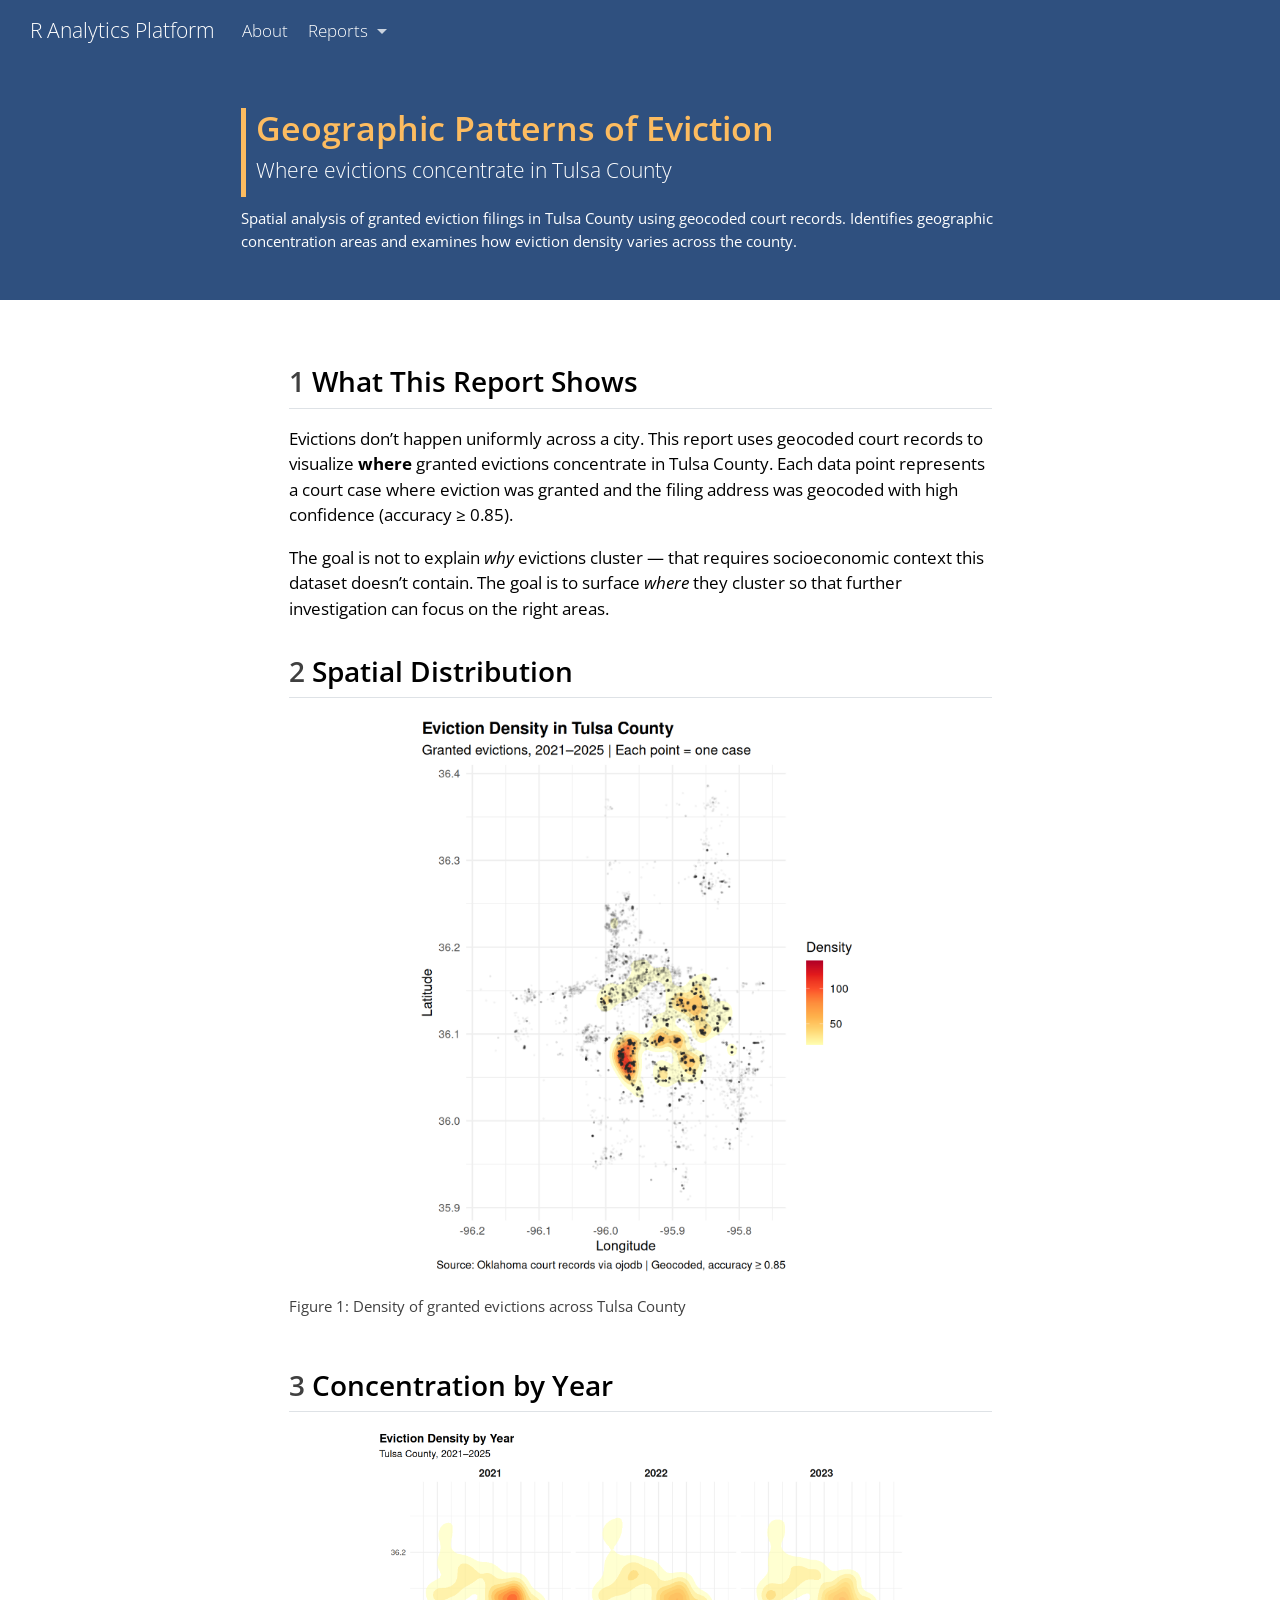
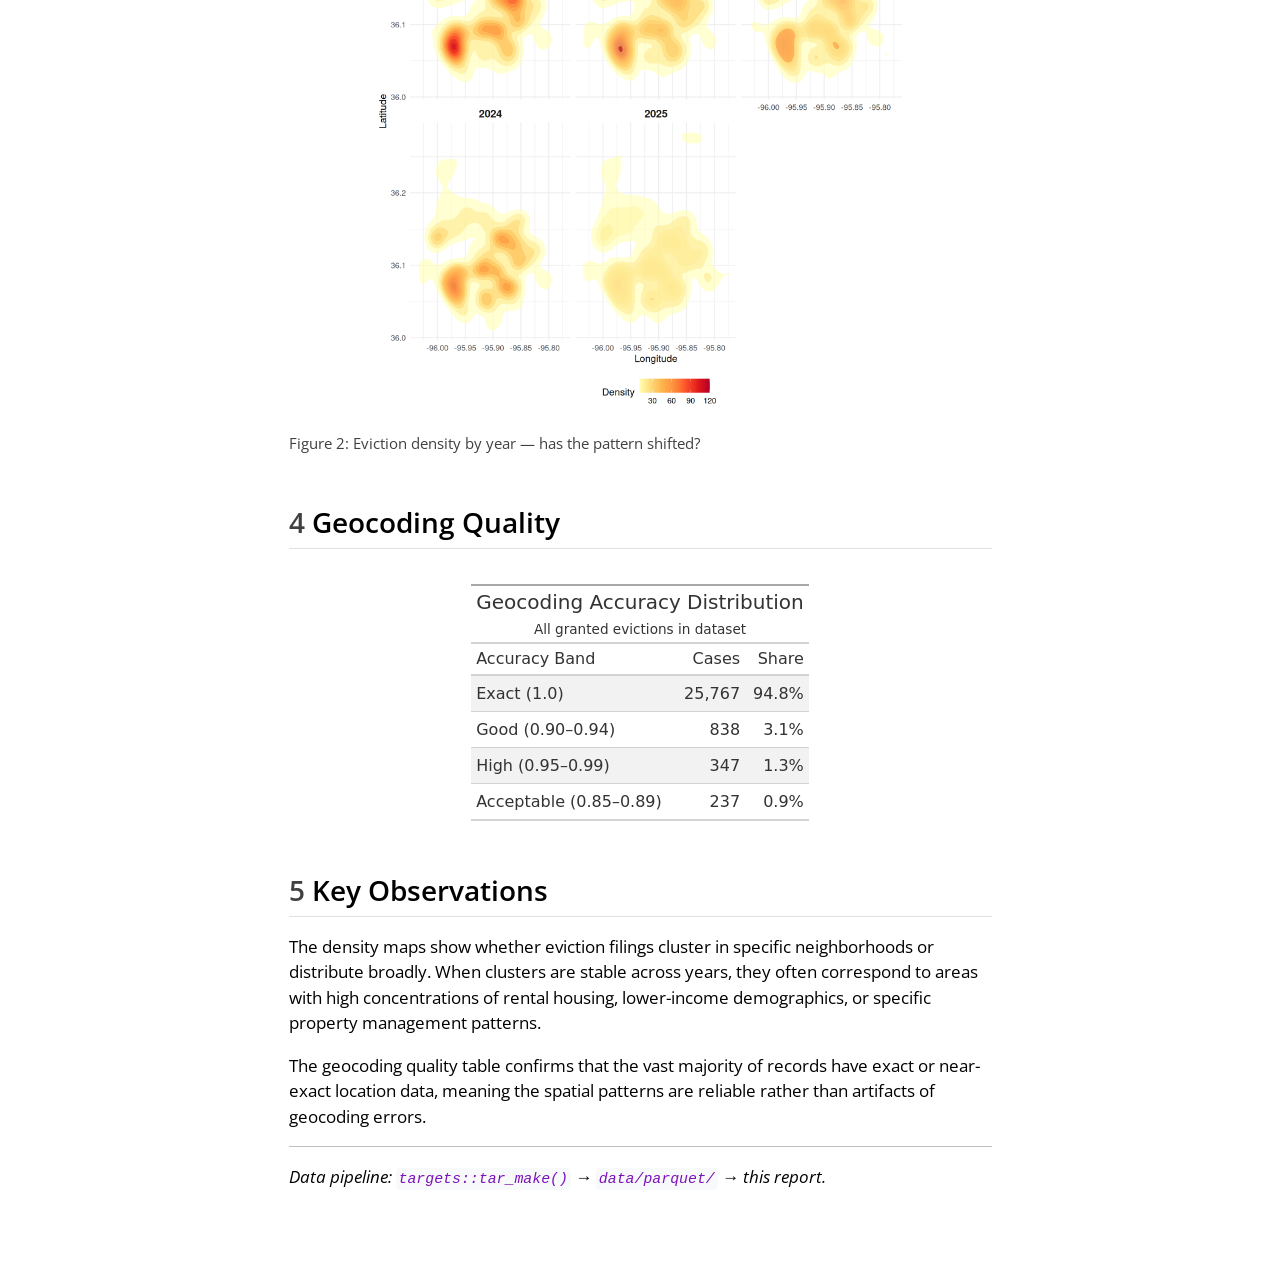
<file: reports/geographic-patterns/index.html>
<!DOCTYPE html>
<html xmlns="http://www.w3.org/1999/xhtml" lang="en" xml:lang="en"><head>

<meta charset="utf-8">
<meta name="generator" content="quarto-1.5.57">

<meta name="viewport" content="width=device-width, initial-scale=1.0, user-scalable=yes">

<meta name="description" content="Spatial analysis of granted eviction filings in Tulsa County using geocoded court records. Identifies geographic concentration areas and examines how eviction density varies across the county.">

<title>Geographic Patterns of Eviction – R Analytics Platform</title>
<style>
code{white-space: pre-wrap;}
span.smallcaps{font-variant: small-caps;}
div.columns{display: flex; gap: min(4vw, 1.5em);}
div.column{flex: auto; overflow-x: auto;}
div.hanging-indent{margin-left: 1.5em; text-indent: -1.5em;}
ul.task-list{list-style: none;}
ul.task-list li input[type="checkbox"] {
  width: 0.8em;
  margin: 0 0.8em 0.2em -1em; /* quarto-specific, see https://github.com/quarto-dev/quarto-cli/issues/4556 */ 
  vertical-align: middle;
}
</style>


<script src="../../site_libs/quarto-nav/quarto-nav.js"></script>
<script src="../../site_libs/quarto-nav/headroom.min.js"></script>
<script src="../../site_libs/clipboard/clipboard.min.js"></script>
<script src="../../site_libs/quarto-html/quarto.js"></script>
<script src="../../site_libs/quarto-html/popper.min.js"></script>
<script src="../../site_libs/quarto-html/tippy.umd.min.js"></script>
<script src="../../site_libs/quarto-html/anchor.min.js"></script>
<link href="../../site_libs/quarto-html/tippy.css" rel="stylesheet">
<link href="../../site_libs/quarto-html/quarto-syntax-highlighting.css" rel="stylesheet" id="quarto-text-highlighting-styles">
<script src="../../site_libs/bootstrap/bootstrap.min.js"></script>
<link href="../../site_libs/bootstrap/bootstrap-icons.css" rel="stylesheet">
<link href="../../site_libs/bootstrap/bootstrap.min.css" rel="stylesheet" id="quarto-bootstrap" data-mode="light">
<script id="quarto-search-options" type="application/json">{
  "language": {
    "search-no-results-text": "No results",
    "search-matching-documents-text": "matching documents",
    "search-copy-link-title": "Copy link to search",
    "search-hide-matches-text": "Hide additional matches",
    "search-more-match-text": "more match in this document",
    "search-more-matches-text": "more matches in this document",
    "search-clear-button-title": "Clear",
    "search-text-placeholder": "",
    "search-detached-cancel-button-title": "Cancel",
    "search-submit-button-title": "Submit",
    "search-label": "Search"
  }
}</script>
<style>html{ scroll-behavior: smooth; }</style>
<style>

      .quarto-title-block .quarto-title-banner h1,
      .quarto-title-block .quarto-title-banner h2,
      .quarto-title-block .quarto-title-banner h3,
      .quarto-title-block .quarto-title-banner h4,
      .quarto-title-block .quarto-title-banner h5,
      .quarto-title-block .quarto-title-banner h6
      {
        color: white;
      }

      .quarto-title-block .quarto-title-banner {
        color: white;
background: #2f507f;
      }
</style>


</head>

<body class="nav-fixed fullcontent">

<div id="quarto-search-results"></div>
  <header id="quarto-header" class="headroom fixed-top quarto-banner">
    <nav class="navbar navbar-expand-lg " data-bs-theme="dark">
      <div class="navbar-container container-fluid">
      <div class="navbar-brand-container mx-auto">
    <a class="navbar-brand" href="../../index.html">
    <span class="navbar-title">R Analytics Platform</span>
    </a>
  </div>
          <button class="navbar-toggler" type="button" data-bs-toggle="collapse" data-bs-target="#navbarCollapse" aria-controls="navbarCollapse" role="menu" aria-expanded="false" aria-label="Toggle navigation" onclick="if (window.quartoToggleHeadroom) { window.quartoToggleHeadroom(); }">
  <span class="navbar-toggler-icon"></span>
</button>
          <div class="collapse navbar-collapse" id="navbarCollapse">
            <ul class="navbar-nav navbar-nav-scroll me-auto">
  <li class="nav-item">
    <a class="nav-link" href="../../index.html"> 
<span class="menu-text">About</span></a>
  </li>  
  <li class="nav-item dropdown ">
    <a class="nav-link dropdown-toggle" href="#" id="nav-menu-reports" role="link" data-bs-toggle="dropdown" aria-expanded="false">
 <span class="menu-text">Reports</span>
    </a>
    <ul class="dropdown-menu" aria-labelledby="nav-menu-reports">    
        <li>
    <a class="dropdown-item" href="../../reports/eviction-trends/index.html">
 <span class="dropdown-text">Eviction Trends</span></a>
  </li>  
        <li>
    <a class="dropdown-item" href="../../reports/geographic-patterns/index.html">
 <span class="dropdown-text">Geographic Patterns</span></a>
  </li>  
    </ul>
  </li>
</ul>
          </div> <!-- /navcollapse -->
            <div class="quarto-navbar-tools">
</div>
      </div> <!-- /container-fluid -->
    </nav>
</header>
<!-- content -->
<header id="title-block-header" class="quarto-title-block default page-columns page-full">
  <div class="quarto-title-banner page-columns page-full">
    
    <div class="page-columns page-full">
      
    <div class="quarto-title column-body">
        
      <div class="quarto-title title-subtitle-div">
        <h1 class="title">Geographic Patterns of Eviction</h1>
                <p class="subtitle lead">Where evictions concentrate in Tulsa County</p>
                </div>
      </div>
      
            <div>
        <div class="description">
          <p>Spatial analysis of granted eviction filings in Tulsa County using geocoded court records. Identifies geographic concentration areas and examines how eviction density varies across the county.</p>
        </div>
      </div>
                </div>
  </div>
    
  
  <div class="quarto-title-meta">

      
    
      
    </div>
    
  
  </header><div id="quarto-content" class="quarto-container page-columns page-rows-contents page-layout-article page-navbar">
<!-- sidebar -->
<!-- margin-sidebar -->
    
<!-- main -->
<main class="content quarto-banner-title-block" id="quarto-document-content">




<section id="what-this-report-shows" class="level2" data-number="1">
<h2 data-number="1" class="anchored" data-anchor-id="what-this-report-shows"><span class="header-section-number">1</span> What This Report Shows</h2>
<p>Evictions don’t happen uniformly across a city. This report uses geocoded court records to visualize <strong>where</strong> granted evictions concentrate in Tulsa County. Each data point represents a court case where eviction was granted and the filing address was geocoded with high confidence (accuracy ≥ 0.85).</p>
<p>The goal is not to explain <em>why</em> evictions cluster — that requires socioeconomic context this dataset doesn’t contain. The goal is to surface <em>where</em> they cluster so that further investigation can focus on the right areas.</p>
</section>
<section id="spatial-distribution" class="level2" data-number="2">
<h2 data-number="2" class="anchored" data-anchor-id="spatial-distribution"><span class="header-section-number">2</span> Spatial Distribution</h2>
<div class="cell" data-layout-align="center">
<div class="cell-output-display">
<div id="fig-density-map" class="quarto-float quarto-figure quarto-figure-center anchored" data-fig-align="center">
<figure class="quarto-float quarto-float-fig figure">
<div aria-describedby="fig-density-map-caption-0ceaefa1-69ba-4598-a22c-09a6ac19f8ca">
<img src="index_files/figure-html/fig-density-map-1.png" class="img-fluid quarto-figure quarto-figure-center figure-img" width="960">
</div>
<figcaption class="quarto-float-caption-bottom quarto-float-caption quarto-float-fig" id="fig-density-map-caption-0ceaefa1-69ba-4598-a22c-09a6ac19f8ca">
Figure&nbsp;1: Density of granted evictions across Tulsa County
</figcaption>
</figure>
</div>
</div>
</div>
</section>
<section id="concentration-by-year" class="level2" data-number="3">
<h2 data-number="3" class="anchored" data-anchor-id="concentration-by-year"><span class="header-section-number">3</span> Concentration by Year</h2>
<div class="cell" data-layout-align="center">
<div class="cell-output-display">
<div id="fig-year-facets" class="quarto-float quarto-figure quarto-figure-center anchored" data-fig-align="center">
<figure class="quarto-float quarto-float-fig figure">
<div aria-describedby="fig-year-facets-caption-0ceaefa1-69ba-4598-a22c-09a6ac19f8ca">
<img src="index_files/figure-html/fig-year-facets-1.png" class="img-fluid quarto-figure quarto-figure-center figure-img" width="1152">
</div>
<figcaption class="quarto-float-caption-bottom quarto-float-caption quarto-float-fig" id="fig-year-facets-caption-0ceaefa1-69ba-4598-a22c-09a6ac19f8ca">
Figure&nbsp;2: Eviction density by year — has the pattern shifted?
</figcaption>
</figure>
</div>
</div>
</div>
</section>
<section id="geocoding-quality" class="level2" data-number="4">
<h2 data-number="4" class="anchored" data-anchor-id="geocoding-quality"><span class="header-section-number">4</span> Geocoding Quality</h2>
<div id="tbl-geocoding" class="cell anchored" data-layout-align="center">
<div class="cell-output-display">
<div id="iirrpdilvn" style="padding-left:0px;padding-right:0px;padding-top:10px;padding-bottom:10px;overflow-x:auto;overflow-y:auto;width:auto;height:auto;">
<style>#iirrpdilvn table {
  font-family: system-ui, 'Segoe UI', Roboto, Helvetica, Arial, sans-serif, 'Apple Color Emoji', 'Segoe UI Emoji', 'Segoe UI Symbol', 'Noto Color Emoji';
  -webkit-font-smoothing: antialiased;
  -moz-osx-font-smoothing: grayscale;
}

#iirrpdilvn thead, #iirrpdilvn tbody, #iirrpdilvn tfoot, #iirrpdilvn tr, #iirrpdilvn td, #iirrpdilvn th {
  border-style: none;
}

#iirrpdilvn p {
  margin: 0;
  padding: 0;
}

#iirrpdilvn .gt_table {
  display: table;
  border-collapse: collapse;
  line-height: normal;
  margin-left: auto;
  margin-right: auto;
  color: #333333;
  font-size: 16px;
  font-weight: normal;
  font-style: normal;
  background-color: #FFFFFF;
  width: auto;
  border-top-style: solid;
  border-top-width: 2px;
  border-top-color: #A8A8A8;
  border-right-style: none;
  border-right-width: 2px;
  border-right-color: #D3D3D3;
  border-bottom-style: solid;
  border-bottom-width: 2px;
  border-bottom-color: #A8A8A8;
  border-left-style: none;
  border-left-width: 2px;
  border-left-color: #D3D3D3;
}

#iirrpdilvn .gt_caption {
  padding-top: 4px;
  padding-bottom: 4px;
}

#iirrpdilvn .gt_title {
  color: #333333;
  font-size: 125%;
  font-weight: initial;
  padding-top: 4px;
  padding-bottom: 4px;
  padding-left: 5px;
  padding-right: 5px;
  border-bottom-color: #FFFFFF;
  border-bottom-width: 0;
}

#iirrpdilvn .gt_subtitle {
  color: #333333;
  font-size: 85%;
  font-weight: initial;
  padding-top: 3px;
  padding-bottom: 5px;
  padding-left: 5px;
  padding-right: 5px;
  border-top-color: #FFFFFF;
  border-top-width: 0;
}

#iirrpdilvn .gt_heading {
  background-color: #FFFFFF;
  text-align: center;
  border-bottom-color: #FFFFFF;
  border-left-style: none;
  border-left-width: 1px;
  border-left-color: #D3D3D3;
  border-right-style: none;
  border-right-width: 1px;
  border-right-color: #D3D3D3;
}

#iirrpdilvn .gt_bottom_border {
  border-bottom-style: solid;
  border-bottom-width: 2px;
  border-bottom-color: #D3D3D3;
}

#iirrpdilvn .gt_col_headings {
  border-top-style: solid;
  border-top-width: 2px;
  border-top-color: #D3D3D3;
  border-bottom-style: solid;
  border-bottom-width: 2px;
  border-bottom-color: #D3D3D3;
  border-left-style: none;
  border-left-width: 1px;
  border-left-color: #D3D3D3;
  border-right-style: none;
  border-right-width: 1px;
  border-right-color: #D3D3D3;
}

#iirrpdilvn .gt_col_heading {
  color: #333333;
  background-color: #FFFFFF;
  font-size: 100%;
  font-weight: normal;
  text-transform: inherit;
  border-left-style: none;
  border-left-width: 1px;
  border-left-color: #D3D3D3;
  border-right-style: none;
  border-right-width: 1px;
  border-right-color: #D3D3D3;
  vertical-align: bottom;
  padding-top: 5px;
  padding-bottom: 6px;
  padding-left: 5px;
  padding-right: 5px;
  overflow-x: hidden;
}

#iirrpdilvn .gt_column_spanner_outer {
  color: #333333;
  background-color: #FFFFFF;
  font-size: 100%;
  font-weight: normal;
  text-transform: inherit;
  padding-top: 0;
  padding-bottom: 0;
  padding-left: 4px;
  padding-right: 4px;
}

#iirrpdilvn .gt_column_spanner_outer:first-child {
  padding-left: 0;
}

#iirrpdilvn .gt_column_spanner_outer:last-child {
  padding-right: 0;
}

#iirrpdilvn .gt_column_spanner {
  border-bottom-style: solid;
  border-bottom-width: 2px;
  border-bottom-color: #D3D3D3;
  vertical-align: bottom;
  padding-top: 5px;
  padding-bottom: 5px;
  overflow-x: hidden;
  display: inline-block;
  width: 100%;
}

#iirrpdilvn .gt_spanner_row {
  border-bottom-style: hidden;
}

#iirrpdilvn .gt_group_heading {
  padding-top: 8px;
  padding-bottom: 8px;
  padding-left: 5px;
  padding-right: 5px;
  color: #333333;
  background-color: #FFFFFF;
  font-size: 100%;
  font-weight: initial;
  text-transform: inherit;
  border-top-style: solid;
  border-top-width: 2px;
  border-top-color: #D3D3D3;
  border-bottom-style: solid;
  border-bottom-width: 2px;
  border-bottom-color: #D3D3D3;
  border-left-style: none;
  border-left-width: 1px;
  border-left-color: #D3D3D3;
  border-right-style: none;
  border-right-width: 1px;
  border-right-color: #D3D3D3;
  vertical-align: middle;
  text-align: left;
}

#iirrpdilvn .gt_empty_group_heading {
  padding: 0.5px;
  color: #333333;
  background-color: #FFFFFF;
  font-size: 100%;
  font-weight: initial;
  border-top-style: solid;
  border-top-width: 2px;
  border-top-color: #D3D3D3;
  border-bottom-style: solid;
  border-bottom-width: 2px;
  border-bottom-color: #D3D3D3;
  vertical-align: middle;
}

#iirrpdilvn .gt_from_md > :first-child {
  margin-top: 0;
}

#iirrpdilvn .gt_from_md > :last-child {
  margin-bottom: 0;
}

#iirrpdilvn .gt_row {
  padding-top: 8px;
  padding-bottom: 8px;
  padding-left: 5px;
  padding-right: 5px;
  margin: 10px;
  border-top-style: solid;
  border-top-width: 1px;
  border-top-color: #D3D3D3;
  border-left-style: none;
  border-left-width: 1px;
  border-left-color: #D3D3D3;
  border-right-style: none;
  border-right-width: 1px;
  border-right-color: #D3D3D3;
  vertical-align: middle;
  overflow-x: hidden;
}

#iirrpdilvn .gt_stub {
  color: #333333;
  background-color: #FFFFFF;
  font-size: 100%;
  font-weight: initial;
  text-transform: inherit;
  border-right-style: solid;
  border-right-width: 2px;
  border-right-color: #D3D3D3;
  padding-left: 5px;
  padding-right: 5px;
}

#iirrpdilvn .gt_stub_row_group {
  color: #333333;
  background-color: #FFFFFF;
  font-size: 100%;
  font-weight: initial;
  text-transform: inherit;
  border-right-style: solid;
  border-right-width: 2px;
  border-right-color: #D3D3D3;
  padding-left: 5px;
  padding-right: 5px;
  vertical-align: top;
}

#iirrpdilvn .gt_row_group_first td {
  border-top-width: 2px;
}

#iirrpdilvn .gt_row_group_first th {
  border-top-width: 2px;
}

#iirrpdilvn .gt_summary_row {
  color: #333333;
  background-color: #FFFFFF;
  text-transform: inherit;
  padding-top: 8px;
  padding-bottom: 8px;
  padding-left: 5px;
  padding-right: 5px;
}

#iirrpdilvn .gt_first_summary_row {
  border-top-style: solid;
  border-top-color: #D3D3D3;
}

#iirrpdilvn .gt_first_summary_row.thick {
  border-top-width: 2px;
}

#iirrpdilvn .gt_last_summary_row {
  padding-top: 8px;
  padding-bottom: 8px;
  padding-left: 5px;
  padding-right: 5px;
  border-bottom-style: solid;
  border-bottom-width: 2px;
  border-bottom-color: #D3D3D3;
}

#iirrpdilvn .gt_grand_summary_row {
  color: #333333;
  background-color: #FFFFFF;
  text-transform: inherit;
  padding-top: 8px;
  padding-bottom: 8px;
  padding-left: 5px;
  padding-right: 5px;
}

#iirrpdilvn .gt_first_grand_summary_row {
  padding-top: 8px;
  padding-bottom: 8px;
  padding-left: 5px;
  padding-right: 5px;
  border-top-style: double;
  border-top-width: 6px;
  border-top-color: #D3D3D3;
}

#iirrpdilvn .gt_last_grand_summary_row_top {
  padding-top: 8px;
  padding-bottom: 8px;
  padding-left: 5px;
  padding-right: 5px;
  border-bottom-style: double;
  border-bottom-width: 6px;
  border-bottom-color: #D3D3D3;
}

#iirrpdilvn .gt_striped {
  background-color: rgba(128, 128, 128, 0.05);
}

#iirrpdilvn .gt_table_body {
  border-top-style: solid;
  border-top-width: 2px;
  border-top-color: #D3D3D3;
  border-bottom-style: solid;
  border-bottom-width: 2px;
  border-bottom-color: #D3D3D3;
}

#iirrpdilvn .gt_footnotes {
  color: #333333;
  background-color: #FFFFFF;
  border-bottom-style: none;
  border-bottom-width: 2px;
  border-bottom-color: #D3D3D3;
  border-left-style: none;
  border-left-width: 2px;
  border-left-color: #D3D3D3;
  border-right-style: none;
  border-right-width: 2px;
  border-right-color: #D3D3D3;
}

#iirrpdilvn .gt_footnote {
  margin: 0px;
  font-size: 90%;
  padding-top: 4px;
  padding-bottom: 4px;
  padding-left: 5px;
  padding-right: 5px;
}

#iirrpdilvn .gt_sourcenotes {
  color: #333333;
  background-color: #FFFFFF;
  border-bottom-style: none;
  border-bottom-width: 2px;
  border-bottom-color: #D3D3D3;
  border-left-style: none;
  border-left-width: 2px;
  border-left-color: #D3D3D3;
  border-right-style: none;
  border-right-width: 2px;
  border-right-color: #D3D3D3;
}

#iirrpdilvn .gt_sourcenote {
  font-size: 90%;
  padding-top: 4px;
  padding-bottom: 4px;
  padding-left: 5px;
  padding-right: 5px;
}

#iirrpdilvn .gt_left {
  text-align: left;
}

#iirrpdilvn .gt_center {
  text-align: center;
}

#iirrpdilvn .gt_right {
  text-align: right;
  font-variant-numeric: tabular-nums;
}

#iirrpdilvn .gt_font_normal {
  font-weight: normal;
}

#iirrpdilvn .gt_font_bold {
  font-weight: bold;
}

#iirrpdilvn .gt_font_italic {
  font-style: italic;
}

#iirrpdilvn .gt_super {
  font-size: 65%;
}

#iirrpdilvn .gt_footnote_marks {
  font-size: 75%;
  vertical-align: 0.4em;
  position: initial;
}

#iirrpdilvn .gt_asterisk {
  font-size: 100%;
  vertical-align: 0;
}

#iirrpdilvn .gt_indent_1 {
  text-indent: 5px;
}

#iirrpdilvn .gt_indent_2 {
  text-indent: 10px;
}

#iirrpdilvn .gt_indent_3 {
  text-indent: 15px;
}

#iirrpdilvn .gt_indent_4 {
  text-indent: 20px;
}

#iirrpdilvn .gt_indent_5 {
  text-indent: 25px;
}

#iirrpdilvn .katex-display {
  display: inline-flex !important;
  margin-bottom: 0.75em !important;
}

#iirrpdilvn div.Reactable > div.rt-table > div.rt-thead > div.rt-tr.rt-tr-group-header > div.rt-th-group:after {
  height: 0px !important;
}
</style>

<table class="gt_table caption-top table table-sm table-striped small" data-quarto-postprocess="true" data-quarto-disable-processing="false" data-quarto-bootstrap="false">
<thead>
<tr class="header gt_heading">
<th colspan="3" class="gt_heading gt_title gt_font_normal">Geocoding Accuracy Distribution</th>
</tr>
<tr class="odd gt_heading">
<th colspan="3" class="gt_heading gt_subtitle gt_font_normal gt_bottom_border">All granted evictions in dataset</th>
</tr>
<tr class="header gt_col_headings">
<th id="accuracy_band" class="gt_col_heading gt_columns_bottom_border gt_left" data-quarto-table-cell-role="th" scope="col">Accuracy Band</th>
<th id="n_cases" class="gt_col_heading gt_columns_bottom_border gt_right" data-quarto-table-cell-role="th" scope="col">Cases</th>
<th id="pct" class="gt_col_heading gt_columns_bottom_border gt_right" data-quarto-table-cell-role="th" scope="col">Share</th>
</tr>
</thead>
<tbody class="gt_table_body">
<tr class="odd">
<td class="gt_row gt_left" headers="accuracy_band">Exact (1.0)</td>
<td class="gt_row gt_right" headers="n_cases">25,767</td>
<td class="gt_row gt_right" headers="pct">94.8%</td>
</tr>
<tr class="even">
<td class="gt_row gt_left" headers="accuracy_band">Good (0.90–0.94)</td>
<td class="gt_row gt_right" headers="n_cases">838</td>
<td class="gt_row gt_right" headers="pct">3.1%</td>
</tr>
<tr class="odd">
<td class="gt_row gt_left" headers="accuracy_band">High (0.95–0.99)</td>
<td class="gt_row gt_right" headers="n_cases">347</td>
<td class="gt_row gt_right" headers="pct">1.3%</td>
</tr>
<tr class="even">
<td class="gt_row gt_left" headers="accuracy_band">Acceptable (0.85–0.89)</td>
<td class="gt_row gt_right" headers="n_cases">237</td>
<td class="gt_row gt_right" headers="pct">0.9%</td>
</tr>
</tbody>
</table>

</div>
</div>
</div>
</section>
<section id="key-observations" class="level2" data-number="5">
<h2 data-number="5" class="anchored" data-anchor-id="key-observations"><span class="header-section-number">5</span> Key Observations</h2>
<p>The density maps show whether eviction filings cluster in specific neighborhoods or distribute broadly. When clusters are stable across years, they often correspond to areas with high concentrations of rental housing, lower-income demographics, or specific property management patterns.</p>
<p>The geocoding quality table confirms that the vast majority of records have exact or near-exact location data, meaning the spatial patterns are reliable rather than artifacts of geocoding errors.</p>
<hr>
<p><em>Data pipeline: <code>targets::tar_make()</code> → <code>data/parquet/</code> → this report.</em></p>


</section>

</main> <!-- /main -->
<script id="quarto-html-after-body" type="application/javascript">
window.document.addEventListener("DOMContentLoaded", function (event) {
  const toggleBodyColorMode = (bsSheetEl) => {
    const mode = bsSheetEl.getAttribute("data-mode");
    const bodyEl = window.document.querySelector("body");
    if (mode === "dark") {
      bodyEl.classList.add("quarto-dark");
      bodyEl.classList.remove("quarto-light");
    } else {
      bodyEl.classList.add("quarto-light");
      bodyEl.classList.remove("quarto-dark");
    }
  }
  const toggleBodyColorPrimary = () => {
    const bsSheetEl = window.document.querySelector("link#quarto-bootstrap");
    if (bsSheetEl) {
      toggleBodyColorMode(bsSheetEl);
    }
  }
  toggleBodyColorPrimary();  
  const icon = "";
  const anchorJS = new window.AnchorJS();
  anchorJS.options = {
    placement: 'right',
    icon: icon
  };
  anchorJS.add('.anchored');
  const isCodeAnnotation = (el) => {
    for (const clz of el.classList) {
      if (clz.startsWith('code-annotation-')) {                     
        return true;
      }
    }
    return false;
  }
  const onCopySuccess = function(e) {
    // button target
    const button = e.trigger;
    // don't keep focus
    button.blur();
    // flash "checked"
    button.classList.add('code-copy-button-checked');
    var currentTitle = button.getAttribute("title");
    button.setAttribute("title", "Copied!");
    let tooltip;
    if (window.bootstrap) {
      button.setAttribute("data-bs-toggle", "tooltip");
      button.setAttribute("data-bs-placement", "left");
      button.setAttribute("data-bs-title", "Copied!");
      tooltip = new bootstrap.Tooltip(button, 
        { trigger: "manual", 
          customClass: "code-copy-button-tooltip",
          offset: [0, -8]});
      tooltip.show();    
    }
    setTimeout(function() {
      if (tooltip) {
        tooltip.hide();
        button.removeAttribute("data-bs-title");
        button.removeAttribute("data-bs-toggle");
        button.removeAttribute("data-bs-placement");
      }
      button.setAttribute("title", currentTitle);
      button.classList.remove('code-copy-button-checked');
    }, 1000);
    // clear code selection
    e.clearSelection();
  }
  const getTextToCopy = function(trigger) {
      const codeEl = trigger.previousElementSibling.cloneNode(true);
      for (const childEl of codeEl.children) {
        if (isCodeAnnotation(childEl)) {
          childEl.remove();
        }
      }
      return codeEl.innerText;
  }
  const clipboard = new window.ClipboardJS('.code-copy-button:not([data-in-quarto-modal])', {
    text: getTextToCopy
  });
  clipboard.on('success', onCopySuccess);
  if (window.document.getElementById('quarto-embedded-source-code-modal')) {
    // For code content inside modals, clipBoardJS needs to be initialized with a container option
    // TODO: Check when it could be a function (https://github.com/zenorocha/clipboard.js/issues/860)
    const clipboardModal = new window.ClipboardJS('.code-copy-button[data-in-quarto-modal]', {
      text: getTextToCopy,
      container: window.document.getElementById('quarto-embedded-source-code-modal')
    });
    clipboardModal.on('success', onCopySuccess);
  }
    var localhostRegex = new RegExp(/^(?:http|https):\/\/localhost\:?[0-9]*\//);
    var mailtoRegex = new RegExp(/^mailto:/);
      var filterRegex = new RegExp("https:\/\/spindouken\.github\.io\/reproducibilitronicus\/");
    var isInternal = (href) => {
        return filterRegex.test(href) || localhostRegex.test(href) || mailtoRegex.test(href);
    }
    // Inspect non-navigation links and adorn them if external
 	var links = window.document.querySelectorAll('a[href]:not(.nav-link):not(.navbar-brand):not(.toc-action):not(.sidebar-link):not(.sidebar-item-toggle):not(.pagination-link):not(.no-external):not([aria-hidden]):not(.dropdown-item):not(.quarto-navigation-tool):not(.about-link)');
    for (var i=0; i<links.length; i++) {
      const link = links[i];
      if (!isInternal(link.href)) {
        // undo the damage that might have been done by quarto-nav.js in the case of
        // links that we want to consider external
        if (link.dataset.originalHref !== undefined) {
          link.href = link.dataset.originalHref;
        }
      }
    }
  function tippyHover(el, contentFn, onTriggerFn, onUntriggerFn) {
    const config = {
      allowHTML: true,
      maxWidth: 500,
      delay: 100,
      arrow: false,
      appendTo: function(el) {
          return el.parentElement;
      },
      interactive: true,
      interactiveBorder: 10,
      theme: 'quarto',
      placement: 'bottom-start',
    };
    if (contentFn) {
      config.content = contentFn;
    }
    if (onTriggerFn) {
      config.onTrigger = onTriggerFn;
    }
    if (onUntriggerFn) {
      config.onUntrigger = onUntriggerFn;
    }
    window.tippy(el, config); 
  }
  const noterefs = window.document.querySelectorAll('a[role="doc-noteref"]');
  for (var i=0; i<noterefs.length; i++) {
    const ref = noterefs[i];
    tippyHover(ref, function() {
      // use id or data attribute instead here
      let href = ref.getAttribute('data-footnote-href') || ref.getAttribute('href');
      try { href = new URL(href).hash; } catch {}
      const id = href.replace(/^#\/?/, "");
      const note = window.document.getElementById(id);
      if (note) {
        return note.innerHTML;
      } else {
        return "";
      }
    });
  }
  const xrefs = window.document.querySelectorAll('a.quarto-xref');
  const processXRef = (id, note) => {
    // Strip column container classes
    const stripColumnClz = (el) => {
      el.classList.remove("page-full", "page-columns");
      if (el.children) {
        for (const child of el.children) {
          stripColumnClz(child);
        }
      }
    }
    stripColumnClz(note)
    if (id === null || id.startsWith('sec-')) {
      // Special case sections, only their first couple elements
      const container = document.createElement("div");
      if (note.children && note.children.length > 2) {
        container.appendChild(note.children[0].cloneNode(true));
        for (let i = 1; i < note.children.length; i++) {
          const child = note.children[i];
          if (child.tagName === "P" && child.innerText === "") {
            continue;
          } else {
            container.appendChild(child.cloneNode(true));
            break;
          }
        }
        if (window.Quarto?.typesetMath) {
          window.Quarto.typesetMath(container);
        }
        return container.innerHTML
      } else {
        if (window.Quarto?.typesetMath) {
          window.Quarto.typesetMath(note);
        }
        return note.innerHTML;
      }
    } else {
      // Remove any anchor links if they are present
      const anchorLink = note.querySelector('a.anchorjs-link');
      if (anchorLink) {
        anchorLink.remove();
      }
      if (window.Quarto?.typesetMath) {
        window.Quarto.typesetMath(note);
      }
      // TODO in 1.5, we should make sure this works without a callout special case
      if (note.classList.contains("callout")) {
        return note.outerHTML;
      } else {
        return note.innerHTML;
      }
    }
  }
  for (var i=0; i<xrefs.length; i++) {
    const xref = xrefs[i];
    tippyHover(xref, undefined, function(instance) {
      instance.disable();
      let url = xref.getAttribute('href');
      let hash = undefined; 
      if (url.startsWith('#')) {
        hash = url;
      } else {
        try { hash = new URL(url).hash; } catch {}
      }
      if (hash) {
        const id = hash.replace(/^#\/?/, "");
        const note = window.document.getElementById(id);
        if (note !== null) {
          try {
            const html = processXRef(id, note.cloneNode(true));
            instance.setContent(html);
          } finally {
            instance.enable();
            instance.show();
          }
        } else {
          // See if we can fetch this
          fetch(url.split('#')[0])
          .then(res => res.text())
          .then(html => {
            const parser = new DOMParser();
            const htmlDoc = parser.parseFromString(html, "text/html");
            const note = htmlDoc.getElementById(id);
            if (note !== null) {
              const html = processXRef(id, note);
              instance.setContent(html);
            } 
          }).finally(() => {
            instance.enable();
            instance.show();
          });
        }
      } else {
        // See if we can fetch a full url (with no hash to target)
        // This is a special case and we should probably do some content thinning / targeting
        fetch(url)
        .then(res => res.text())
        .then(html => {
          const parser = new DOMParser();
          const htmlDoc = parser.parseFromString(html, "text/html");
          const note = htmlDoc.querySelector('main.content');
          if (note !== null) {
            // This should only happen for chapter cross references
            // (since there is no id in the URL)
            // remove the first header
            if (note.children.length > 0 && note.children[0].tagName === "HEADER") {
              note.children[0].remove();
            }
            const html = processXRef(null, note);
            instance.setContent(html);
          } 
        }).finally(() => {
          instance.enable();
          instance.show();
        });
      }
    }, function(instance) {
    });
  }
      let selectedAnnoteEl;
      const selectorForAnnotation = ( cell, annotation) => {
        let cellAttr = 'data-code-cell="' + cell + '"';
        let lineAttr = 'data-code-annotation="' +  annotation + '"';
        const selector = 'span[' + cellAttr + '][' + lineAttr + ']';
        return selector;
      }
      const selectCodeLines = (annoteEl) => {
        const doc = window.document;
        const targetCell = annoteEl.getAttribute("data-target-cell");
        const targetAnnotation = annoteEl.getAttribute("data-target-annotation");
        const annoteSpan = window.document.querySelector(selectorForAnnotation(targetCell, targetAnnotation));
        const lines = annoteSpan.getAttribute("data-code-lines").split(",");
        const lineIds = lines.map((line) => {
          return targetCell + "-" + line;
        })
        let top = null;
        let height = null;
        let parent = null;
        if (lineIds.length > 0) {
            //compute the position of the single el (top and bottom and make a div)
            const el = window.document.getElementById(lineIds[0]);
            top = el.offsetTop;
            height = el.offsetHeight;
            parent = el.parentElement.parentElement;
          if (lineIds.length > 1) {
            const lastEl = window.document.getElementById(lineIds[lineIds.length - 1]);
            const bottom = lastEl.offsetTop + lastEl.offsetHeight;
            height = bottom - top;
          }
          if (top !== null && height !== null && parent !== null) {
            // cook up a div (if necessary) and position it 
            let div = window.document.getElementById("code-annotation-line-highlight");
            if (div === null) {
              div = window.document.createElement("div");
              div.setAttribute("id", "code-annotation-line-highlight");
              div.style.position = 'absolute';
              parent.appendChild(div);
            }
            div.style.top = top - 2 + "px";
            div.style.height = height + 4 + "px";
            div.style.left = 0;
            let gutterDiv = window.document.getElementById("code-annotation-line-highlight-gutter");
            if (gutterDiv === null) {
              gutterDiv = window.document.createElement("div");
              gutterDiv.setAttribute("id", "code-annotation-line-highlight-gutter");
              gutterDiv.style.position = 'absolute';
              const codeCell = window.document.getElementById(targetCell);
              const gutter = codeCell.querySelector('.code-annotation-gutter');
              gutter.appendChild(gutterDiv);
            }
            gutterDiv.style.top = top - 2 + "px";
            gutterDiv.style.height = height + 4 + "px";
          }
          selectedAnnoteEl = annoteEl;
        }
      };
      const unselectCodeLines = () => {
        const elementsIds = ["code-annotation-line-highlight", "code-annotation-line-highlight-gutter"];
        elementsIds.forEach((elId) => {
          const div = window.document.getElementById(elId);
          if (div) {
            div.remove();
          }
        });
        selectedAnnoteEl = undefined;
      };
        // Handle positioning of the toggle
    window.addEventListener(
      "resize",
      throttle(() => {
        elRect = undefined;
        if (selectedAnnoteEl) {
          selectCodeLines(selectedAnnoteEl);
        }
      }, 10)
    );
    function throttle(fn, ms) {
    let throttle = false;
    let timer;
      return (...args) => {
        if(!throttle) { // first call gets through
            fn.apply(this, args);
            throttle = true;
        } else { // all the others get throttled
            if(timer) clearTimeout(timer); // cancel #2
            timer = setTimeout(() => {
              fn.apply(this, args);
              timer = throttle = false;
            }, ms);
        }
      };
    }
      // Attach click handler to the DT
      const annoteDls = window.document.querySelectorAll('dt[data-target-cell]');
      for (const annoteDlNode of annoteDls) {
        annoteDlNode.addEventListener('click', (event) => {
          const clickedEl = event.target;
          if (clickedEl !== selectedAnnoteEl) {
            unselectCodeLines();
            const activeEl = window.document.querySelector('dt[data-target-cell].code-annotation-active');
            if (activeEl) {
              activeEl.classList.remove('code-annotation-active');
            }
            selectCodeLines(clickedEl);
            clickedEl.classList.add('code-annotation-active');
          } else {
            // Unselect the line
            unselectCodeLines();
            clickedEl.classList.remove('code-annotation-active');
          }
        });
      }
  const findCites = (el) => {
    const parentEl = el.parentElement;
    if (parentEl) {
      const cites = parentEl.dataset.cites;
      if (cites) {
        return {
          el,
          cites: cites.split(' ')
        };
      } else {
        return findCites(el.parentElement)
      }
    } else {
      return undefined;
    }
  };
  var bibliorefs = window.document.querySelectorAll('a[role="doc-biblioref"]');
  for (var i=0; i<bibliorefs.length; i++) {
    const ref = bibliorefs[i];
    const citeInfo = findCites(ref);
    if (citeInfo) {
      tippyHover(citeInfo.el, function() {
        var popup = window.document.createElement('div');
        citeInfo.cites.forEach(function(cite) {
          var citeDiv = window.document.createElement('div');
          citeDiv.classList.add('hanging-indent');
          citeDiv.classList.add('csl-entry');
          var biblioDiv = window.document.getElementById('ref-' + cite);
          if (biblioDiv) {
            citeDiv.innerHTML = biblioDiv.innerHTML;
          }
          popup.appendChild(citeDiv);
        });
        return popup.innerHTML;
      });
    }
  }
});
</script>
</div> <!-- /content -->




<script src="../../site_libs/quarto-html/zenscroll-min.js"></script>
</body></html>
</file>
<file: site_libs/quarto-html/tippy.css>
.tippy-box[data-animation=fade][data-state=hidden]{opacity:0}[data-tippy-root]{max-width:calc(100vw - 10px)}.tippy-box{position:relative;background-color:#333;color:#fff;border-radius:4px;font-size:14px;line-height:1.4;white-space:normal;outline:0;transition-property:transform,visibility,opacity}.tippy-box[data-placement^=top]>.tippy-arrow{bottom:0}.tippy-box[data-placement^=top]>.tippy-arrow:before{bottom:-7px;left:0;border-width:8px 8px 0;border-top-color:initial;transform-origin:center top}.tippy-box[data-placement^=bottom]>.tippy-arrow{top:0}.tippy-box[data-placement^=bottom]>.tippy-arrow:before{top:-7px;left:0;border-width:0 8px 8px;border-bottom-color:initial;transform-origin:center bottom}.tippy-box[data-placement^=left]>.tippy-arrow{right:0}.tippy-box[data-placement^=left]>.tippy-arrow:before{border-width:8px 0 8px 8px;border-left-color:initial;right:-7px;transform-origin:center left}.tippy-box[data-placement^=right]>.tippy-arrow{left:0}.tippy-box[data-placement^=right]>.tippy-arrow:before{left:-7px;border-width:8px 8px 8px 0;border-right-color:initial;transform-origin:center right}.tippy-box[data-inertia][data-state=visible]{transition-timing-function:cubic-bezier(.54,1.5,.38,1.11)}.tippy-arrow{width:16px;height:16px;color:#333}.tippy-arrow:before{content:"";position:absolute;border-color:transparent;border-style:solid}.tippy-content{position:relative;padding:5px 9px;z-index:1}
</file>
<file: site_libs/quarto-html/quarto-syntax-highlighting.css>
/* quarto syntax highlight colors */
:root {
  --quarto-hl-ot-color: #003B4F;
  --quarto-hl-at-color: #657422;
  --quarto-hl-ss-color: #20794D;
  --quarto-hl-an-color: #5E5E5E;
  --quarto-hl-fu-color: #4758AB;
  --quarto-hl-st-color: #20794D;
  --quarto-hl-cf-color: #003B4F;
  --quarto-hl-op-color: #5E5E5E;
  --quarto-hl-er-color: #AD0000;
  --quarto-hl-bn-color: #AD0000;
  --quarto-hl-al-color: #AD0000;
  --quarto-hl-va-color: #111111;
  --quarto-hl-bu-color: inherit;
  --quarto-hl-ex-color: inherit;
  --quarto-hl-pp-color: #AD0000;
  --quarto-hl-in-color: #5E5E5E;
  --quarto-hl-vs-color: #20794D;
  --quarto-hl-wa-color: #5E5E5E;
  --quarto-hl-do-color: #5E5E5E;
  --quarto-hl-im-color: #00769E;
  --quarto-hl-ch-color: #20794D;
  --quarto-hl-dt-color: #AD0000;
  --quarto-hl-fl-color: #AD0000;
  --quarto-hl-co-color: #5E5E5E;
  --quarto-hl-cv-color: #5E5E5E;
  --quarto-hl-cn-color: #8f5902;
  --quarto-hl-sc-color: #5E5E5E;
  --quarto-hl-dv-color: #AD0000;
  --quarto-hl-kw-color: #003B4F;
}

/* other quarto variables */
:root {
  --quarto-font-monospace: SFMono-Regular, Menlo, Monaco, Consolas, "Liberation Mono", "Courier New", monospace;
}

pre > code.sourceCode > span {
  color: #003B4F;
}

code span {
  color: #003B4F;
}

code.sourceCode > span {
  color: #003B4F;
}

div.sourceCode,
div.sourceCode pre.sourceCode {
  color: #003B4F;
}

code span.ot {
  color: #003B4F;
  font-style: inherit;
}

code span.at {
  color: #657422;
  font-style: inherit;
}

code span.ss {
  color: #20794D;
  font-style: inherit;
}

code span.an {
  color: #5E5E5E;
  font-style: inherit;
}

code span.fu {
  color: #4758AB;
  font-style: inherit;
}

code span.st {
  color: #20794D;
  font-style: inherit;
}

code span.cf {
  color: #003B4F;
  font-weight: bold;
  font-style: inherit;
}

code span.op {
  color: #5E5E5E;
  font-style: inherit;
}

code span.er {
  color: #AD0000;
  font-style: inherit;
}

code span.bn {
  color: #AD0000;
  font-style: inherit;
}

code span.al {
  color: #AD0000;
  font-style: inherit;
}

code span.va {
  color: #111111;
  font-style: inherit;
}

code span.bu {
  font-style: inherit;
}

code span.ex {
  font-style: inherit;
}

code span.pp {
  color: #AD0000;
  font-style: inherit;
}

code span.in {
  color: #5E5E5E;
  font-style: inherit;
}

code span.vs {
  color: #20794D;
  font-style: inherit;
}

code span.wa {
  color: #5E5E5E;
  font-style: italic;
}

code span.do {
  color: #5E5E5E;
  font-style: italic;
}

code span.im {
  color: #00769E;
  font-style: inherit;
}

code span.ch {
  color: #20794D;
  font-style: inherit;
}

code span.dt {
  color: #AD0000;
  font-style: inherit;
}

code span.fl {
  color: #AD0000;
  font-style: inherit;
}

code span.co {
  color: #5E5E5E;
  font-style: inherit;
}

code span.cv {
  color: #5E5E5E;
  font-style: italic;
}

code span.cn {
  color: #8f5902;
  font-style: inherit;
}

code span.sc {
  color: #5E5E5E;
  font-style: inherit;
}

code span.dv {
  color: #AD0000;
  font-style: inherit;
}

code span.kw {
  color: #003B4F;
  font-weight: bold;
  font-style: inherit;
}

.prevent-inlining {
  content: "</";
}

/*# sourceMappingURL=debc5d5d77c3f9108843748ff7464032.css.map */
</file>
